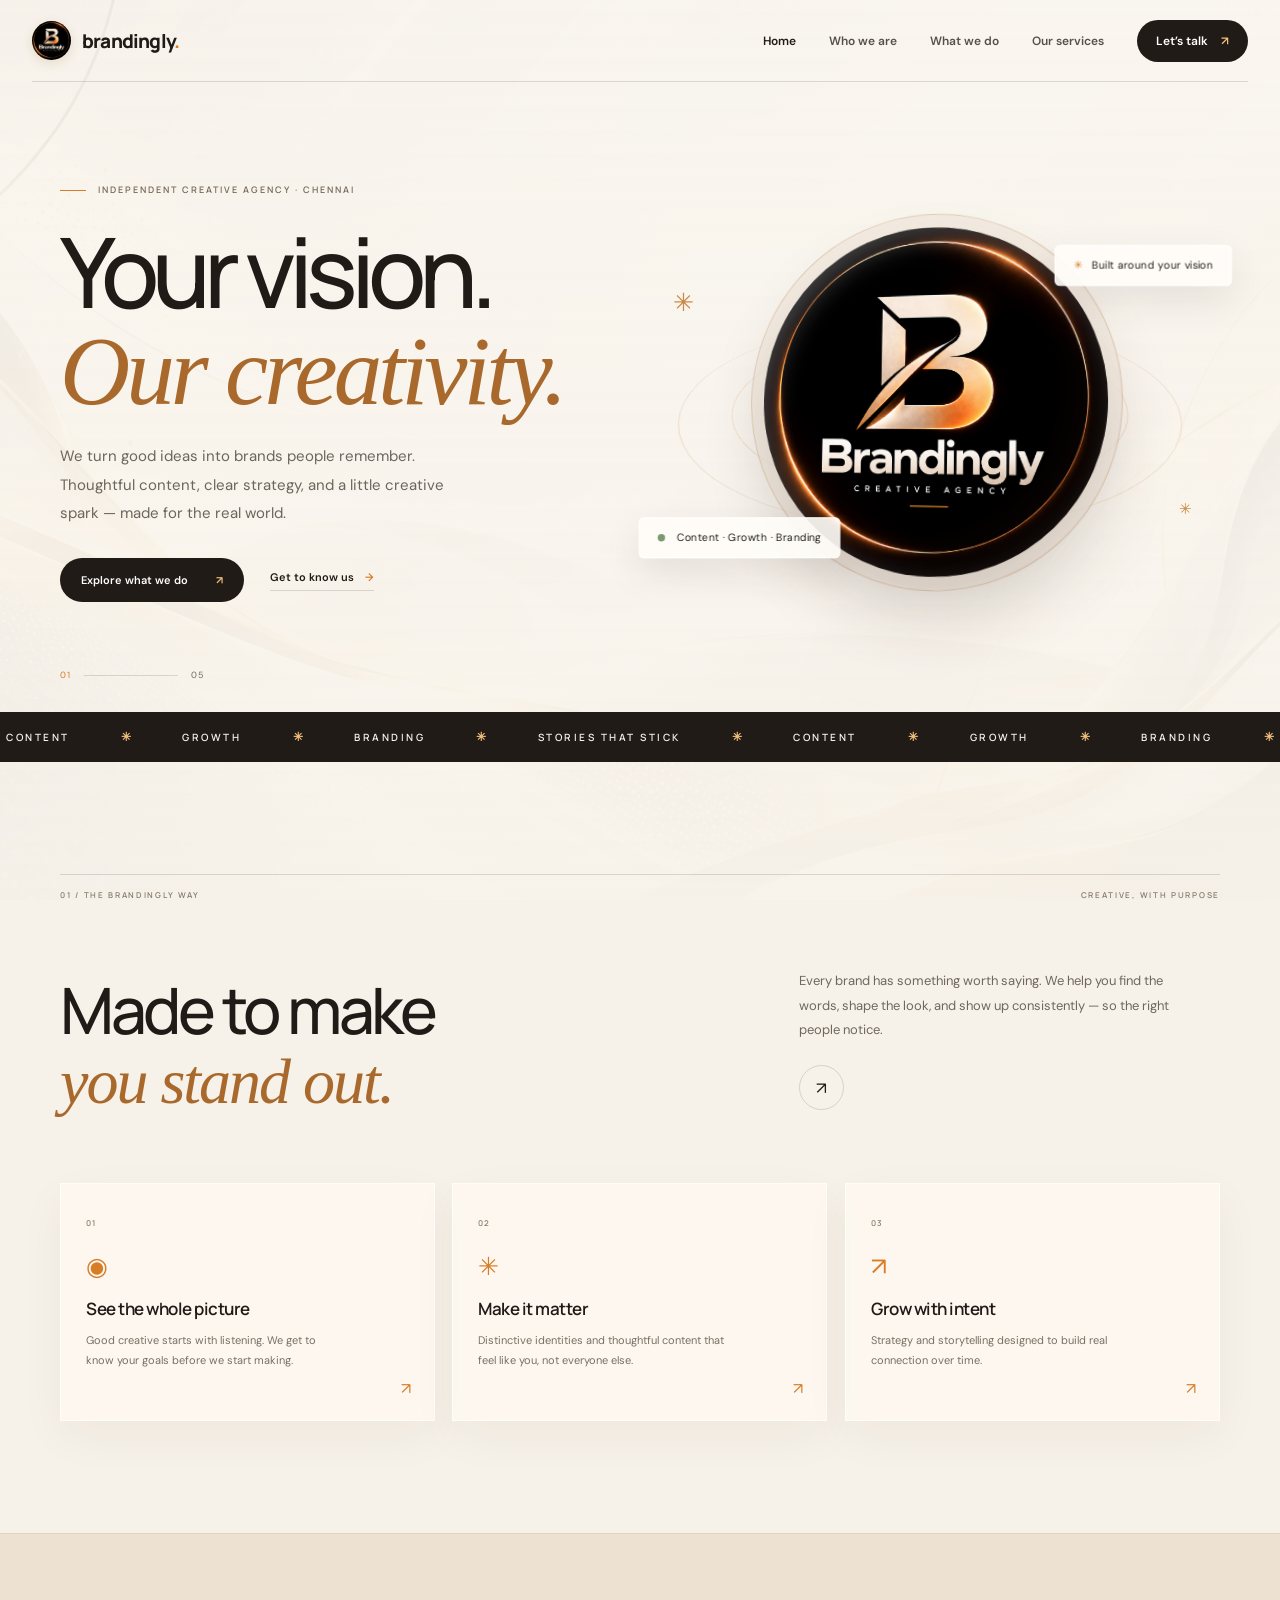
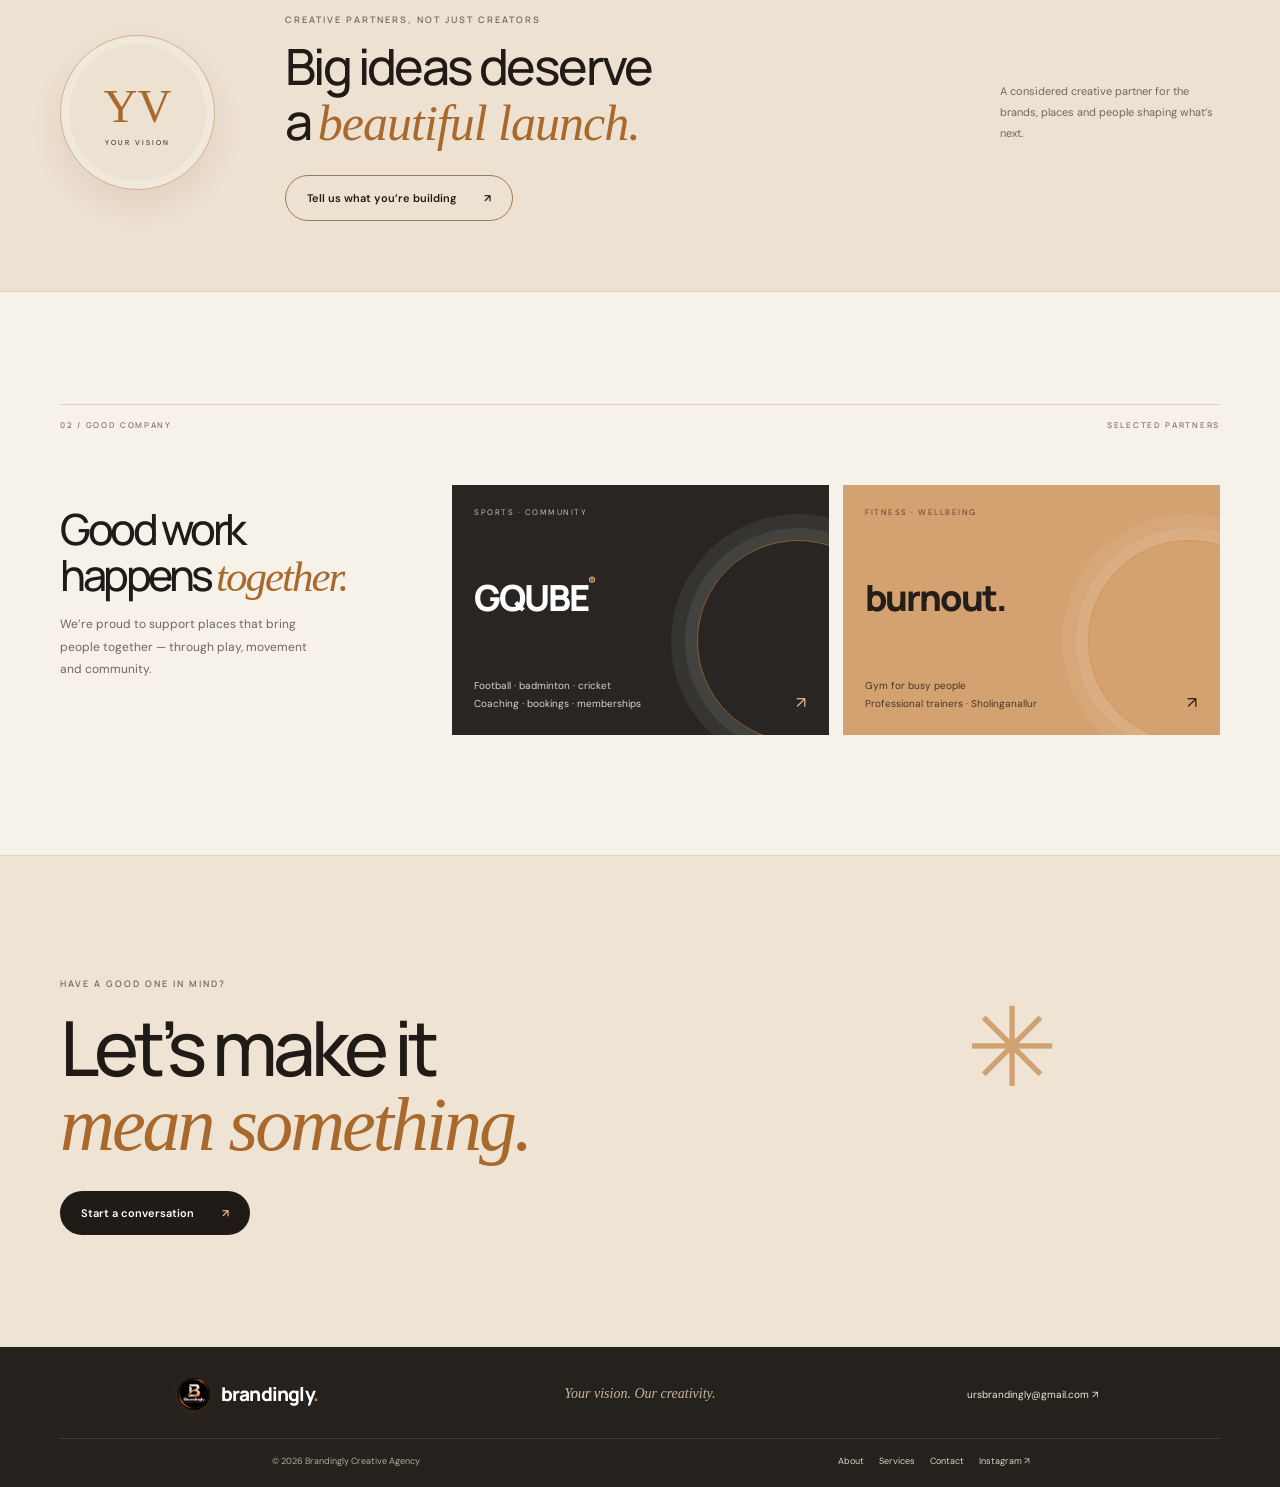
<file: index.html>
<!doctype html>
<html lang="en">
<head>
  <meta charset="utf-8"><meta name="viewport" content="width=device-width, initial-scale=1">
  <meta name="theme-color" content="#f6f1e9"><meta name="description" content="Brandingly is a creative agency for content, growth and branding. Your vision, our creativity.">
  <title>Brandingly — Your vision. Our creativity.</title><link rel="icon" href="assets/brandingly-logo.png"><link rel="stylesheet" href="styles.css">
</head>
<body>
  <div class="ambient" aria-hidden="true"></div>
  <header class="site-header"><a class="wordmark" href="index.html"><img src="assets/brandingly-logo.png" alt="Brandingly logo"><span>brandingly<span class="wordmark-dot">.</span></span></a><button class="menu-toggle" aria-label="Open navigation" aria-expanded="false"><span></span><span></span></button><nav class="main-nav"><a class="active" href="index.html">Home</a><a href="who-we-are.html">Who we are</a><a href="what-we-do.html">What we do</a><a href="services.html">Our services</a><a class="nav-cta" href="contact.html">Let’s talk <span>↗</span></a></nav></header>
  <main>
    <section class="hero page-wrap">
      <div class="hero-copy"><p class="eyebrow reveal"><span class="eyebrow-line"></span> INDEPENDENT CREATIVE AGENCY · CHENNAI</p><h1 class="reveal">Your vision.<br><em>Our creativity.</em></h1><p class="hero-intro reveal">We turn good ideas into brands people remember. Thoughtful content, clear strategy, and a little creative spark — made for the real world.</p><div class="hero-actions reveal"><a class="button button-dark" href="services.html">Explore what we do <span>↗</span></a><a class="text-link" href="who-we-are.html">Get to know us <span>→</span></a></div></div>
      <div class="hero-art reveal"><div class="art-orbit orbit-one"></div><div class="art-orbit orbit-two"></div><div class="art-disc"><img src="assets/brandingly-logo.png" alt="Brandingly Creative Agency emblem"></div><div class="float-note note-top"><span>✳</span> Built around your vision</div><div class="float-note note-bottom"><span class="live-dot"></span> Content · Growth · Branding</div><span class="art-star star-one">✳</span><span class="art-star star-two">✳</span></div>
      <div class="hero-index"><span>01</span><span class="index-rule"></span><span>05</span></div>
    </section>
    <section class="ticker" aria-label="Our focus"><div class="ticker-track"><span>CONTENT</span><b>✳</b><span>GROWTH</span><b>✳</b><span>BRANDING</span><b>✳</b><span>STORIES THAT STICK</span><b>✳</b><span>CONTENT</span><b>✳</b><span>GROWTH</span><b>✳</b><span>BRANDING</span><b>✳</b></div></section>
    <section class="section page-wrap intro-section"><div class="section-label reveal"><span>01 / THE BRANDINGLY WAY</span><span>CREATIVE, WITH PURPOSE</span></div><div class="intro-grid"><h2 class="reveal">Made to make<br><em>you stand out.</em></h2><div class="intro-text reveal"><p>Every brand has something worth saying. We help you find the words, shape the look, and show up consistently — so the right people notice.</p><a class="circle-link" href="what-we-do.html" aria-label="Discover what we do">↗</a></div></div><div class="value-cards"><article class="value-card tilt-card reveal"><span class="card-number">01</span><div class="value-icon">◉</div><h3>See the whole picture</h3><p>Good creative starts with listening. We get to know your goals before we start making.</p><a href="who-we-are.html" aria-label="Meet Brandingly">↗</a></article><article class="value-card tilt-card reveal"><span class="card-number">02</span><div class="value-icon">✳</div><h3>Make it matter</h3><p>Distinctive identities and thoughtful content that feel like you, not everyone else.</p><a href="what-we-do.html" aria-label="Explore our approach">↗</a></article><article class="value-card tilt-card reveal"><span class="card-number">03</span><div class="value-icon">↗</div><h3>Grow with intent</h3><p>Strategy and storytelling designed to build real connection over time.</p><a href="services.html" aria-label="View our services">↗</a></article></div></section>
    <section class="feature-band"><div class="page-wrap feature-inner"><div class="feature-stamp reveal"><span>YV</span><small>YOUR VISION</small></div><div class="feature-copy reveal"><p class="eyebrow">CREATIVE PARTNERS, NOT JUST CREATORS</p><h2>Big ideas deserve<br>a <em>beautiful launch.</em></h2><a class="button button-light" href="contact.html">Tell us what you’re building <span>↗</span></a></div><div class="feature-side reveal">A considered creative partner for the brands, places and people shaping what’s next.</div></div></section>
    <section class="section page-wrap clients-section"><div class="section-label reveal"><span>02 / GOOD COMPANY</span><span>SELECTED PARTNERS</span></div><div class="client-row"><div class="client-heading reveal"><h2>Good work<br>happens <em>together.</em></h2><p>We’re proud to support places that bring people together — through play, movement and community.</p></div><a class="client-card tilt-card reveal" href="services.html#projects"><span class="client-kicker">SPORTS · COMMUNITY</span><span class="client-name">GQUBE<span>®</span></span><span class="client-desc">Football · badminton · cricket<br>Coaching · bookings · memberships</span><span class="client-arrow">↗</span></a><a class="client-card client-card-warm tilt-card reveal" href="services.html#projects"><span class="client-kicker">FITNESS · WELLBEING</span><span class="client-name">burnout.</span><span class="client-desc">Gym for busy people<br>Professional trainers · Sholinganallur</span><span class="client-arrow">↗</span></a></div></section>
    <section class="closing-cta"><div class="page-wrap closing-inner reveal"><p class="eyebrow">HAVE A GOOD ONE IN MIND?</p><h2>Let’s make it<br><em>mean something.</em></h2><a class="button button-dark" href="contact.html">Start a conversation <span>↗</span></a><div class="closing-spark">✳</div></div></section>
  </main>
  <footer class="site-footer"><div class="page-wrap footer-top"><a class="wordmark footer-wordmark" href="index.html"><img src="assets/brandingly-logo.png" alt=""><span>brandingly<span class="wordmark-dot">.</span></span></a><p>Your vision. Our creativity.</p><a href="mailto:ursbrandingly@gmail.com">ursbrandingly@gmail.com ↗</a></div><div class="page-wrap footer-bottom"><span>© <span data-year></span> Brandingly Creative Agency</span><div><a href="who-we-are.html">About</a><a href="services.html">Services</a><a href="contact.html">Contact</a><a href="https://www.instagram.com/urs_brandingly/" target="_blank" rel="noreferrer">Instagram ↗</a></div></div></footer><script src="script.js"></script>
</body></html>
</file>
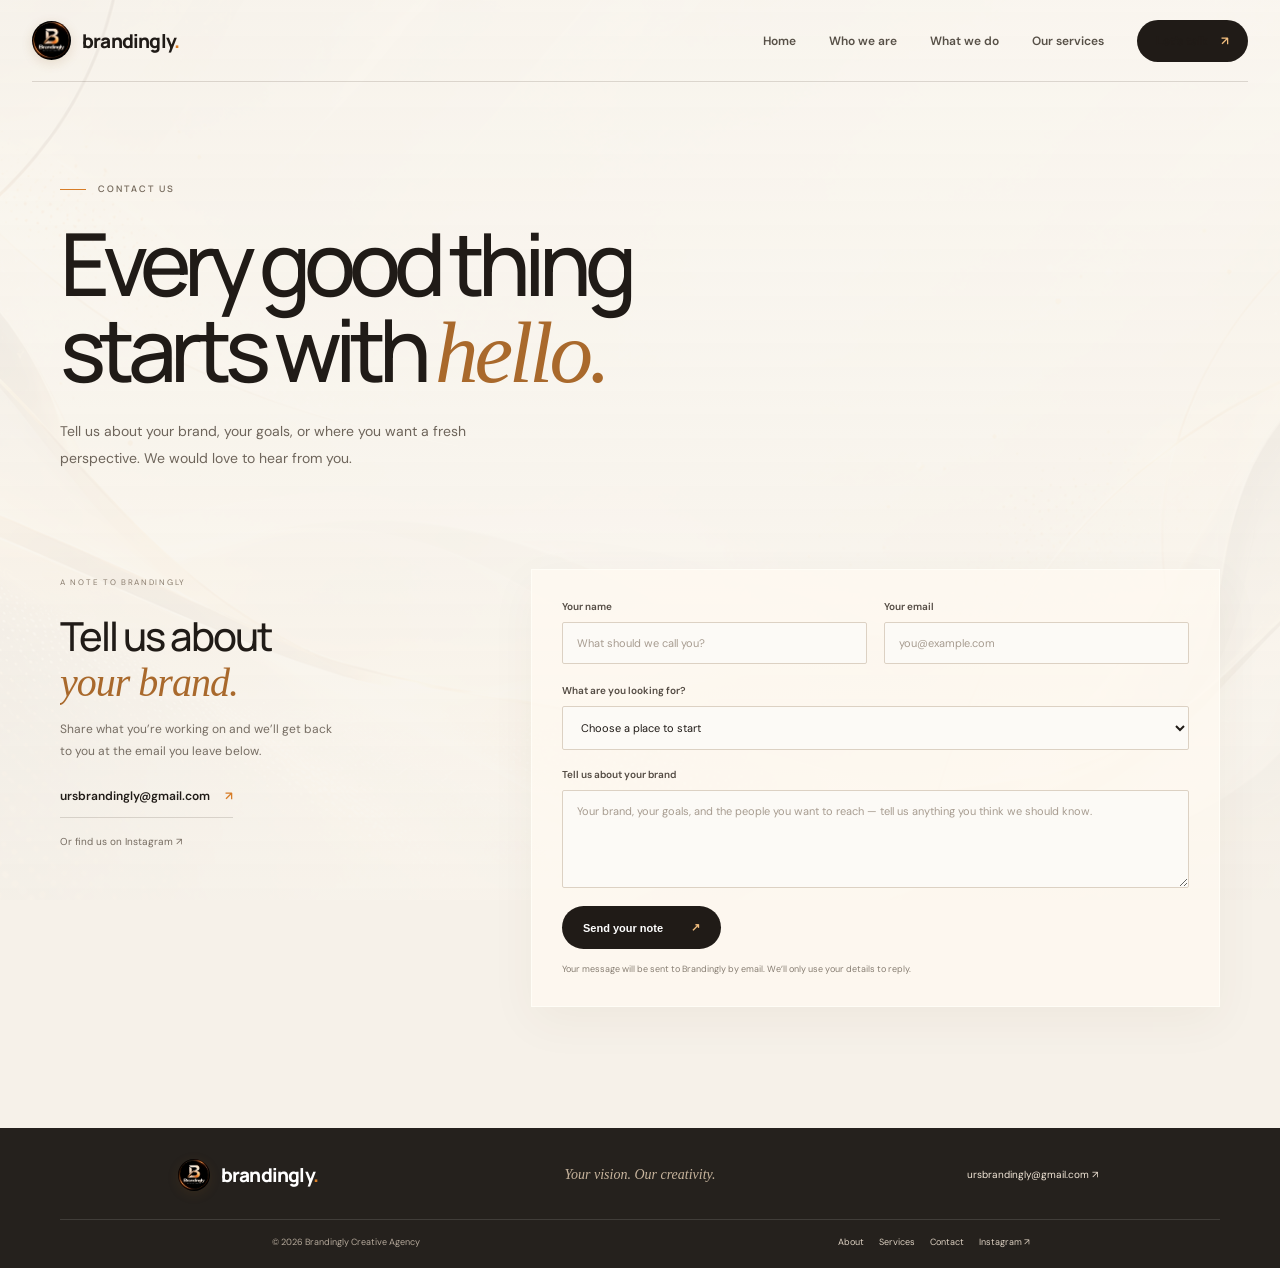
<file: contact.html>
<!doctype html><html lang="en"><head><meta charset="utf-8"><meta name="viewport" content="width=device-width, initial-scale=1"><meta name="theme-color" content="#f6f1e9"><meta name="description" content="Start a conversation with Brandingly. Tell us what you are building."><title>Contact — Brandingly</title><link rel="icon" href="assets/brandingly-logo.png"><link rel="stylesheet" href="styles.css"></head><body><div class="ambient" aria-hidden="true"></div><header class="site-header"><a class="wordmark" href="index.html"><img src="assets/brandingly-logo.png" alt="Brandingly logo"><span>brandingly<span class="wordmark-dot">.</span></span></a><button class="menu-toggle" aria-label="Open navigation" aria-expanded="false"><span></span><span></span></button><nav class="main-nav"><a href="index.html">Home</a><a href="who-we-are.html">Who we are</a><a href="what-we-do.html">What we do</a><a href="services.html">Our services</a><a class="nav-cta active" href="contact.html">Let’s talk <span>↗</span></a></nav></header><main><section class="subhero contact-hero page-wrap"><p class="eyebrow reveal"><span class="eyebrow-line"></span> CONTACT US</p><h1 class="reveal">Every good thing<br>starts with <em>hello.</em></h1><p class="subhero-intro reveal">Tell us about your brand, your goals, or where you want a fresh perspective. We would love to hear from you.</p></section><section class="section page-wrap contact-section"><div class="contact-details reveal"><span class="contact-label">A NOTE TO BRANDINGLY</span><h2>Tell us about<br><em>your brand.</em></h2><p>Share what you’re working on and we’ll get back to you at the email you leave below.</p><a class="contact-email" href="mailto:ursbrandingly@gmail.com">ursbrandingly@gmail.com <span>↗</span></a><a class="contact-social" href="https://www.instagram.com/urs_brandingly/" target="_blank" rel="noreferrer">Or find us on Instagram ↗</a><div class="contact-orbit" aria-hidden="true">✳</div></div><form class="contact-form reveal" action="https://formsubmit.co/ursbrandingly@gmail.com" method="POST"><input type="hidden" name="_subject" value="New project enquiry — Brandingly"><input type="hidden" name="_template" value="table"><input type="text" name="_honey" class="honeypot" tabindex="-1" autocomplete="off"><div class="form-row"><label>Your name<input name="name" type="text" placeholder="What should we call you?" autocomplete="name" required></label><label>Your email<input name="email" type="email" placeholder="you@example.com" autocomplete="email" required></label></div><label>What are you looking for?<select name="service" required><option value="" disabled selected>Choose a place to start</option><option>Brand identity</option><option>Content creation</option><option>Social media</option><option>Growth strategy</option><option>Something else</option></select></label><label>Tell us about your brand<textarea name="message" rows="5" placeholder="Your brand, your goals, and the people you want to reach — tell us anything you think we should know." required></textarea></label><button class="button button-dark form-submit" type="submit">Send your note <span>↗</span></button><p class="form-note">Your message will be sent to Brandingly by email. We’ll only use your details to reply.</p></form></section></main><footer class="site-footer"><div class="page-wrap footer-top"><a class="wordmark footer-wordmark" href="index.html"><img src="assets/brandingly-logo.png" alt=""><span>brandingly<span class="wordmark-dot">.</span></span></a><p>Your vision. Our creativity.</p><a href="mailto:ursbrandingly@gmail.com">ursbrandingly@gmail.com ↗</a></div><div class="page-wrap footer-bottom"><span>© <span data-year></span> Brandingly Creative Agency</span><div><a href="who-we-are.html">About</a><a href="services.html">Services</a><a href="contact.html">Contact</a><a href="https://www.instagram.com/urs_brandingly/" target="_blank" rel="noreferrer">Instagram ↗</a></div></div></footer><script src="script.js"></script></body></html>
</file>
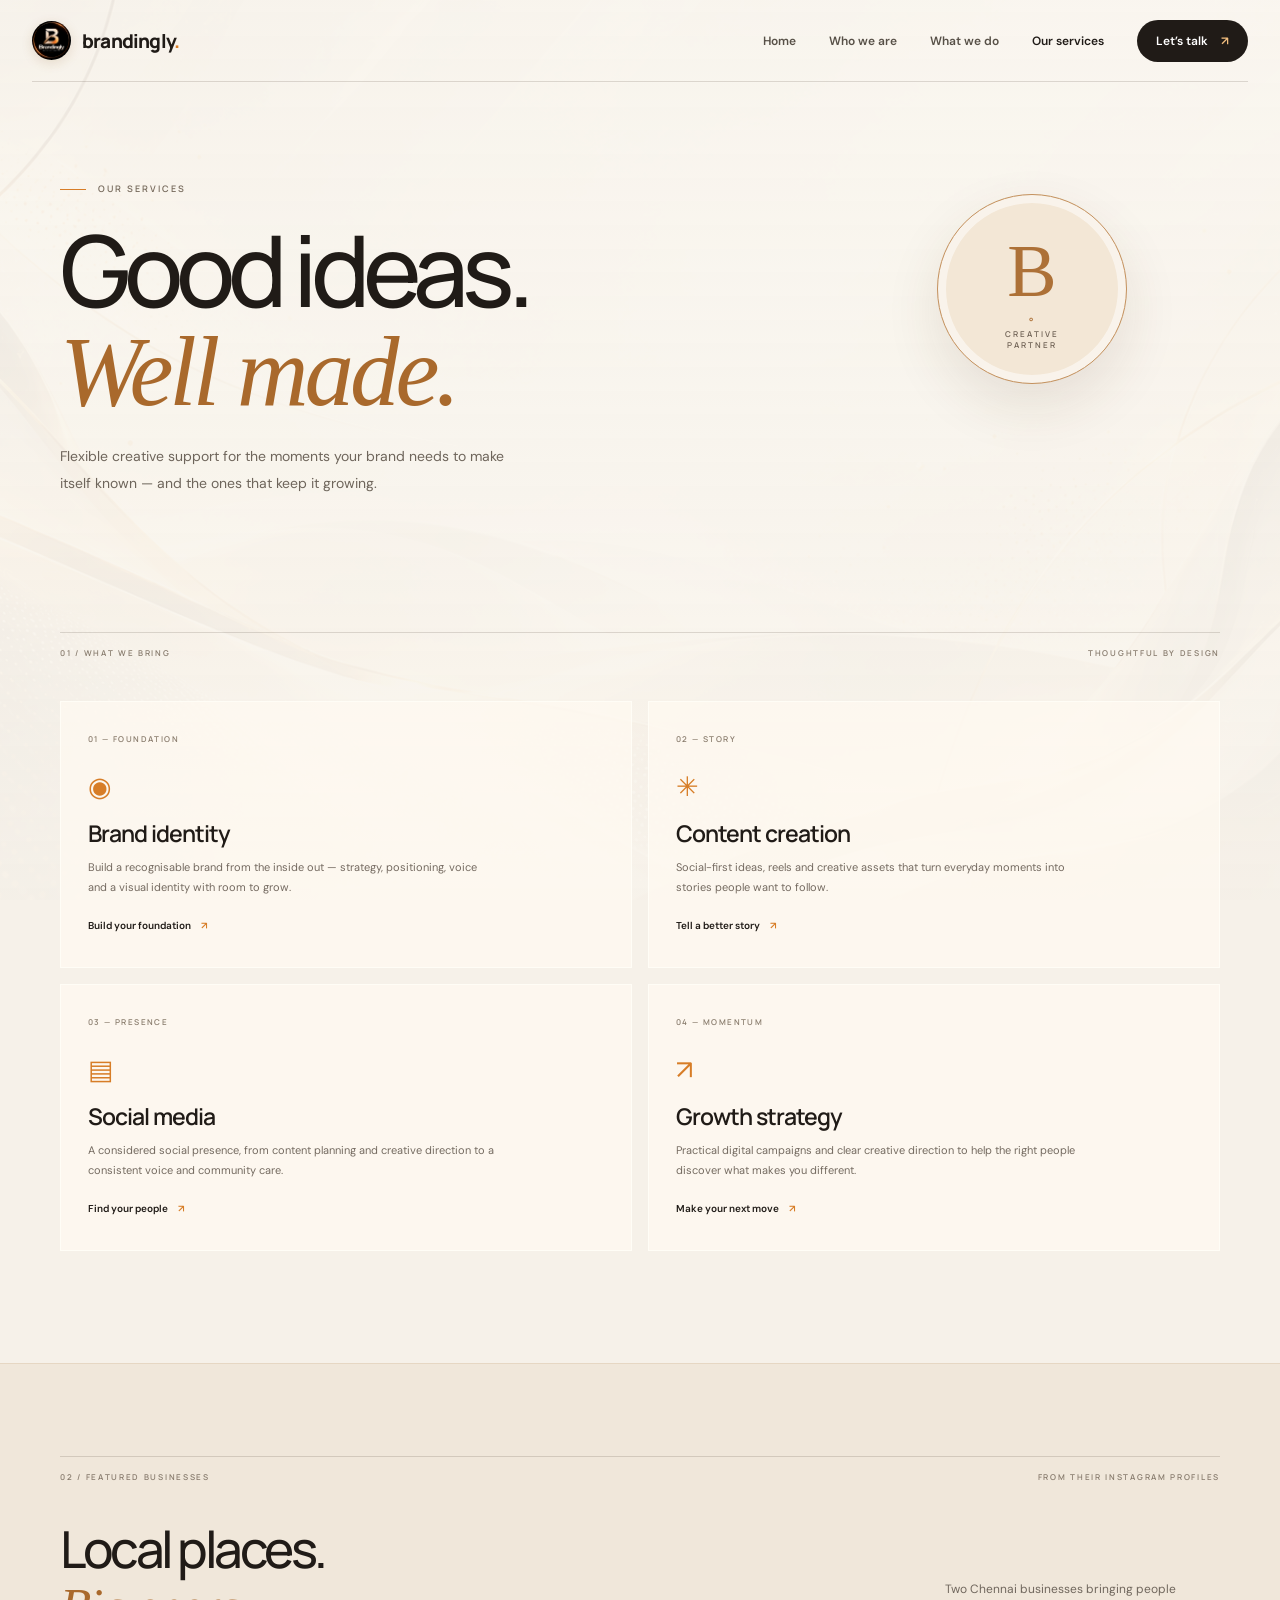
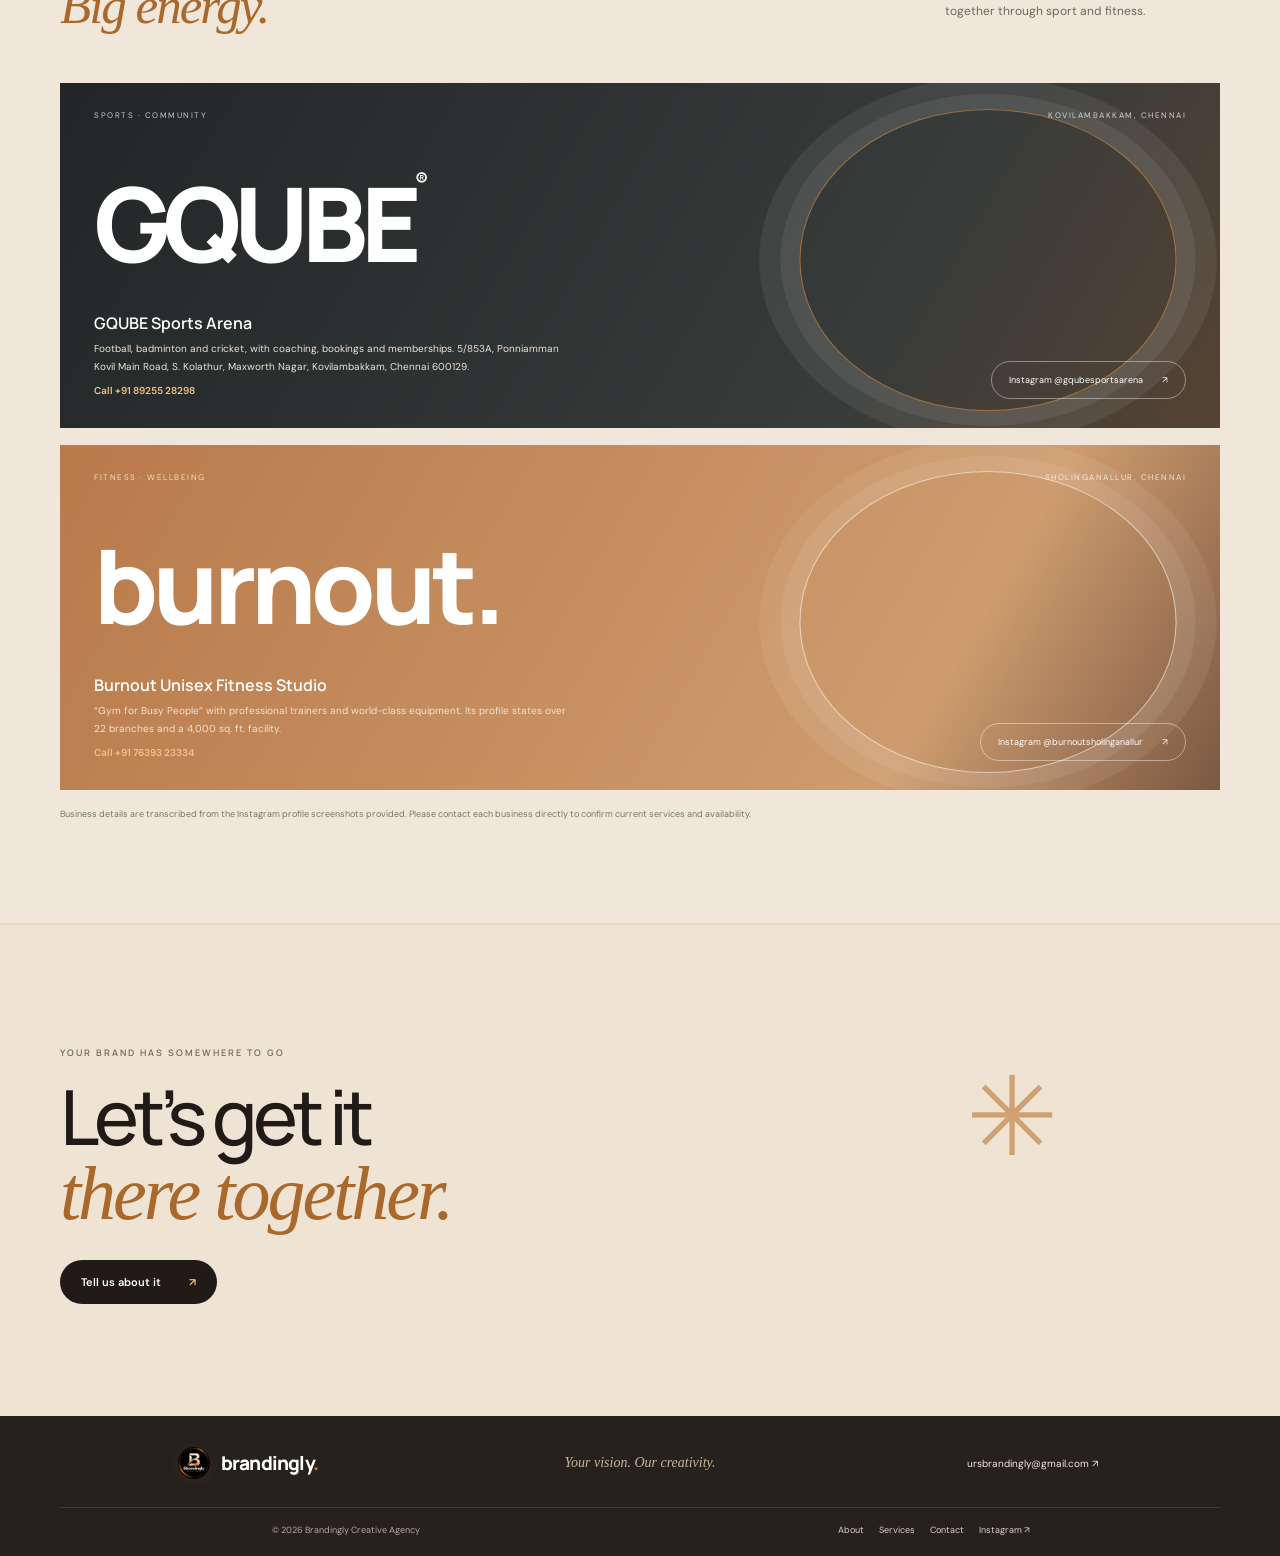
<file: services.html>
<!doctype html>
<html lang="en">
<head>
  <meta charset="utf-8">
  <meta name="viewport" content="width=device-width, initial-scale=1">
  <meta name="theme-color" content="#f6f1e9">
  <meta name="description" content="Brandingly services: brand identity, content creation, social media and growth strategy.">
  <title>Our services — Brandingly</title>
  <link rel="icon" href="assets/brandingly-logo.png">
  <link rel="stylesheet" href="styles.css">
</head>
<body>
  <div class="ambient" aria-hidden="true"></div>
  <header class="site-header">
    <a class="wordmark" href="index.html"><img src="assets/brandingly-logo.png" alt="Brandingly logo"><span>brandingly<span class="wordmark-dot">.</span></span></a>
    <button class="menu-toggle" aria-label="Open navigation" aria-expanded="false"><span></span><span></span></button>
    <nav class="main-nav"><a href="index.html">Home</a><a href="who-we-are.html">Who we are</a><a href="what-we-do.html">What we do</a><a class="active" href="services.html">Our services</a><a class="nav-cta" href="contact.html">Let’s talk <span>↗</span></a></nav>
  </header>
  <main>
    <section class="subhero page-wrap">
      <p class="eyebrow reveal"><span class="eyebrow-line"></span> OUR SERVICES</p>
      <h1 class="reveal">Good ideas.<br><em>Well made.</em></h1>
      <p class="subhero-intro reveal">Flexible creative support for the moments your brand needs to make itself known — and the ones that keep it growing.</p>
      <div class="subhero-mark subhero-mark-type reveal">B<span>°</span><small>CREATIVE<br>PARTNER</small></div>
    </section>
    <section class="section page-wrap services-section">
      <div class="section-label reveal"><span>01 / WHAT WE BRING</span><span>THOUGHTFUL BY DESIGN</span></div>
      <div class="services-grid">
        <article class="service-card tilt-card reveal"><span class="service-id">01 — FOUNDATION</span><span class="service-icon">◉</span><h2>Brand identity</h2><p>Build a recognisable brand from the inside out — strategy, positioning, voice and a visual identity with room to grow.</p><a href="contact.html">Build your foundation <span>↗</span></a></article>
        <article class="service-card tilt-card reveal"><span class="service-id">02 — STORY</span><span class="service-icon">✳</span><h2>Content creation</h2><p>Social-first ideas, reels and creative assets that turn everyday moments into stories people want to follow.</p><a href="contact.html">Tell a better story <span>↗</span></a></article>
        <article class="service-card tilt-card reveal"><span class="service-id">03 — PRESENCE</span><span class="service-icon">▤</span><h2>Social media</h2><p>A considered social presence, from content planning and creative direction to a consistent voice and community care.</p><a href="contact.html">Find your people <span>↗</span></a></article>
        <article class="service-card tilt-card reveal"><span class="service-id">04 — MOMENTUM</span><span class="service-icon">↗</span><h2>Growth strategy</h2><p>Practical digital campaigns and clear creative direction to help the right people discover what makes you different.</p><a href="contact.html">Make your next move <span>↗</span></a></article>
      </div>
    </section>
    <section id="projects" class="section projects-section">
      <div class="page-wrap">
        <div class="section-label reveal"><span>02 / FEATURED BUSINESSES</span><span>FROM THEIR INSTAGRAM PROFILES</span></div>
        <div class="projects-heading reveal"><h2>Local places.<br><em>Big energy.</em></h2><p>Two Chennai businesses bringing people together through sport and fitness.</p></div>
        <article class="project-feature project-sport reveal">
          <div class="project-top"><span>SPORTS · COMMUNITY</span><span>KOVILAMBAKKAM, CHENNAI</span></div>
          <div class="project-word">GQUBE<span>®</span></div>
          <div class="project-bottom"><div><h3>GQUBE Sports Arena</h3><p>Football, badminton and cricket, with coaching, bookings and memberships. 5/853A, Ponniamman Kovil Main Road, S. Kolathur, Maxworth Nagar, Kovilambakkam, Chennai 600129.</p><a class="project-phone" href="tel:+918925528298">Call +91 89255 28298</a></div><a class="project-link" href="https://www.instagram.com/gqubesportsarena/" target="_blank" rel="noreferrer">Instagram @gqubesportsarena <span>↗</span></a></div>
        </article>
        <article class="project-feature project-fitness reveal">
          <div class="project-top"><span>FITNESS · WELLBEING</span><span>SHOLINGANALLUR, CHENNAI</span></div>
          <div class="project-word project-word-burn">burnout.</div>
          <div class="project-bottom"><div><h3>Burnout Unisex Fitness Studio</h3><p>“Gym for Busy People” with professional trainers and world-class equipment. Its profile states over 22 branches and a 4,000 sq. ft. facility.</p><a class="project-phone" href="tel:+917639323334">Call +91 76393 23334</a></div><a class="project-link" href="https://www.instagram.com/burnoutsholinganallur/" target="_blank" rel="noreferrer">Instagram @burnoutsholinganallur <span>↗</span></a></div>
        </article>
        <p class="project-note">Business details are transcribed from the Instagram profile screenshots provided. Please contact each business directly to confirm current services and availability.</p>
      </div>
    </section>
    <section class="closing-cta"><div class="page-wrap closing-inner reveal"><p class="eyebrow">YOUR BRAND HAS SOMEWHERE TO GO</p><h2>Let’s get it<br><em>there together.</em></h2><a class="button button-dark" href="contact.html">Tell us about it <span>↗</span></a><div class="closing-spark">✳</div></div></section>
  </main>
  <footer class="site-footer"><div class="page-wrap footer-top"><a class="wordmark footer-wordmark" href="index.html"><img src="assets/brandingly-logo.png" alt=""><span>brandingly<span class="wordmark-dot">.</span></span></a><p>Your vision. Our creativity.</p><a href="mailto:ursbrandingly@gmail.com">ursbrandingly@gmail.com ↗</a></div><div class="page-wrap footer-bottom"><span>© <span data-year></span> Brandingly Creative Agency</span><div><a href="who-we-are.html">About</a><a href="services.html">Services</a><a href="contact.html">Contact</a><a href="https://www.instagram.com/urs_brandingly/" target="_blank" rel="noreferrer">Instagram ↗</a></div></div></footer>
  <script src="script.js"></script>
</body>
</html>
</file>
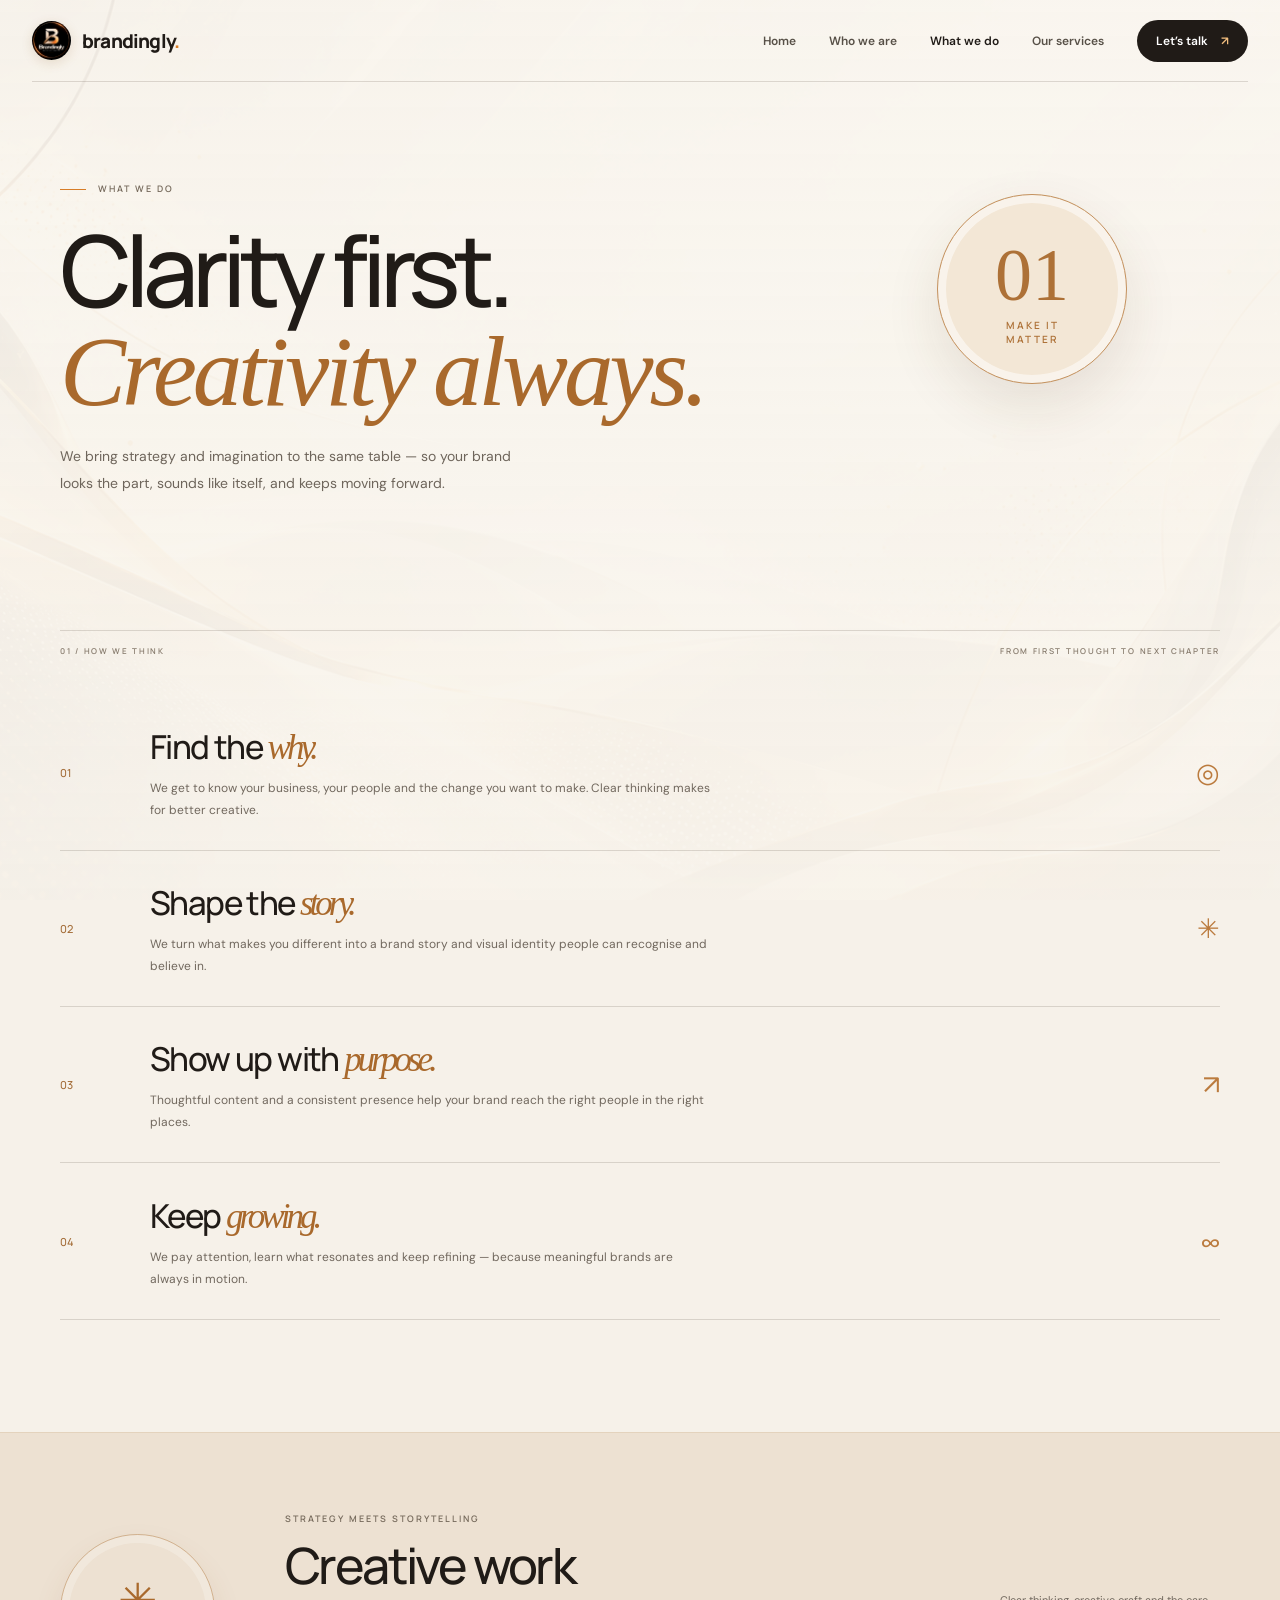
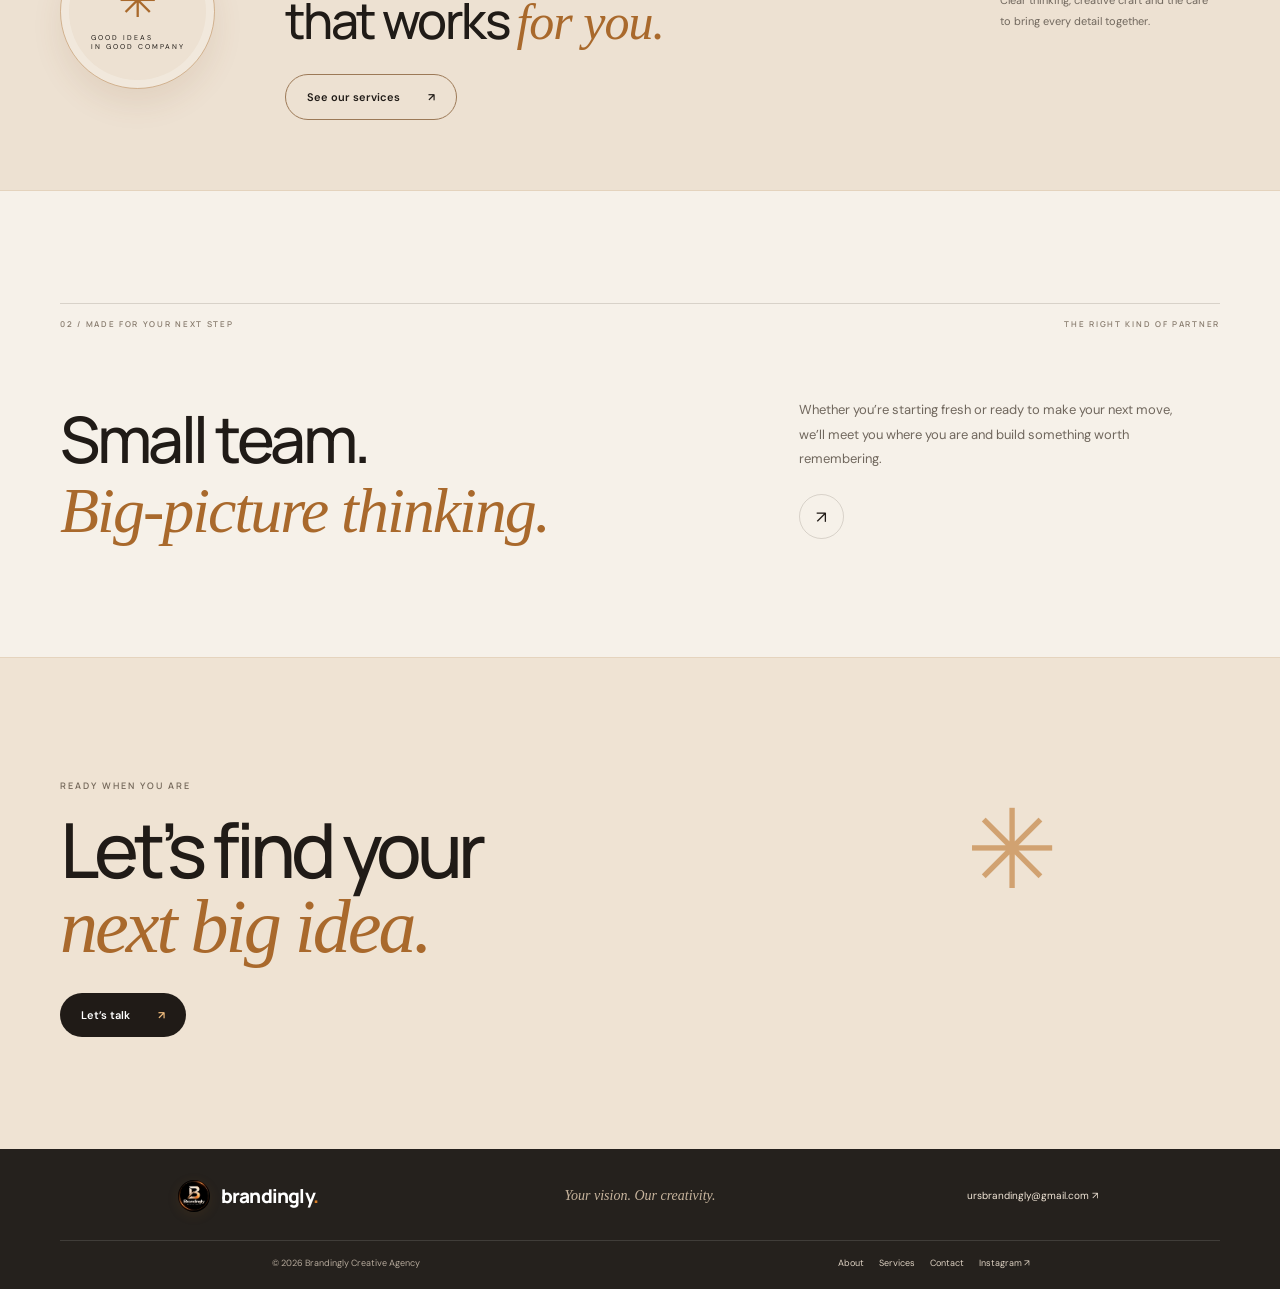
<file: what-we-do.html>
<!doctype html><html lang="en"><head><meta charset="utf-8"><meta name="viewport" content="width=device-width, initial-scale=1"><meta name="theme-color" content="#f6f1e9"><meta name="description" content="Brand strategy, identity, content and growth — what Brandingly does."><title>What we do — Brandingly</title><link rel="icon" href="assets/brandingly-logo.png"><link rel="stylesheet" href="styles.css"></head><body><div class="ambient" aria-hidden="true"></div><header class="site-header"><a class="wordmark" href="index.html"><img src="assets/brandingly-logo.png" alt="Brandingly logo"><span>brandingly<span class="wordmark-dot">.</span></span></a><button class="menu-toggle" aria-label="Open navigation" aria-expanded="false"><span></span><span></span></button><nav class="main-nav"><a href="index.html">Home</a><a href="who-we-are.html">Who we are</a><a class="active" href="what-we-do.html">What we do</a><a href="services.html">Our services</a><a class="nav-cta" href="contact.html">Let’s talk <span>↗</span></a></nav></header><main><section class="subhero page-wrap"><p class="eyebrow reveal"><span class="eyebrow-line"></span> WHAT WE DO</p><h1 class="reveal">Clarity first.<br><em>Creativity always.</em></h1><p class="subhero-intro reveal">We bring strategy and imagination to the same table — so your brand looks the part, sounds like itself, and keeps moving forward.</p><div class="subhero-mark subhero-mark-type reveal">01<br><span>MAKE IT<br>MATTER</span></div></section><section class="section page-wrap process-section"><div class="section-label reveal"><span>01 / HOW WE THINK</span><span>FROM FIRST THOUGHT TO NEXT CHAPTER</span></div><div class="process-list"><article class="process-row reveal"><span class="process-num">01</span><div><h2>Find the <em>why.</em></h2><p>We get to know your business, your people and the change you want to make. Clear thinking makes for better creative.</p></div><span class="process-glyph">◎</span></article><article class="process-row reveal"><span class="process-num">02</span><div><h2>Shape the <em>story.</em></h2><p>We turn what makes you different into a brand story and visual identity people can recognise and believe in.</p></div><span class="process-glyph">✳</span></article><article class="process-row reveal"><span class="process-num">03</span><div><h2>Show up with <em>purpose.</em></h2><p>Thoughtful content and a consistent presence help your brand reach the right people in the right places.</p></div><span class="process-glyph">↗</span></article><article class="process-row reveal"><span class="process-num">04</span><div><h2>Keep <em>growing.</em></h2><p>We pay attention, learn what resonates and keep refining — because meaningful brands are always in motion.</p></div><span class="process-glyph">∞</span></article></div></section><section class="feature-band"><div class="page-wrap feature-inner"><div class="feature-stamp reveal"><span>✳</span><small>GOOD IDEAS<br>IN GOOD COMPANY</small></div><div class="feature-copy reveal"><p class="eyebrow">STRATEGY MEETS STORYTELLING</p><h2>Creative work<br>that works <em>for you.</em></h2><a class="button button-light" href="services.html">See our services <span>↗</span></a></div><div class="feature-side reveal">Clear thinking, creative craft and the care to bring every detail together.</div></div></section><section class="section page-wrap"><div class="section-label reveal"><span>02 / MADE FOR YOUR NEXT STEP</span><span>THE RIGHT KIND OF PARTNER</span></div><div class="intro-grid"><h2 class="reveal">Small team.<br><em>Big-picture thinking.</em></h2><div class="intro-text reveal"><p>Whether you’re starting fresh or ready to make your next move, we’ll meet you where you are and build something worth remembering.</p><a class="circle-link" href="contact.html" aria-label="Contact Brandingly">↗</a></div></div></section><section class="closing-cta"><div class="page-wrap closing-inner reveal"><p class="eyebrow">READY WHEN YOU ARE</p><h2>Let’s find your<br><em>next big idea.</em></h2><a class="button button-dark" href="contact.html">Let’s talk <span>↗</span></a><div class="closing-spark">✳</div></div></section></main><footer class="site-footer"><div class="page-wrap footer-top"><a class="wordmark footer-wordmark" href="index.html"><img src="assets/brandingly-logo.png" alt=""><span>brandingly<span class="wordmark-dot">.</span></span></a><p>Your vision. Our creativity.</p><a href="mailto:ursbrandingly@gmail.com">ursbrandingly@gmail.com ↗</a></div><div class="page-wrap footer-bottom"><span>© <span data-year></span> Brandingly Creative Agency</span><div><a href="who-we-are.html">About</a><a href="services.html">Services</a><a href="contact.html">Contact</a><a href="https://www.instagram.com/urs_brandingly/" target="_blank" rel="noreferrer">Instagram ↗</a></div></div></footer><script src="script.js"></script></body></html>
</file>
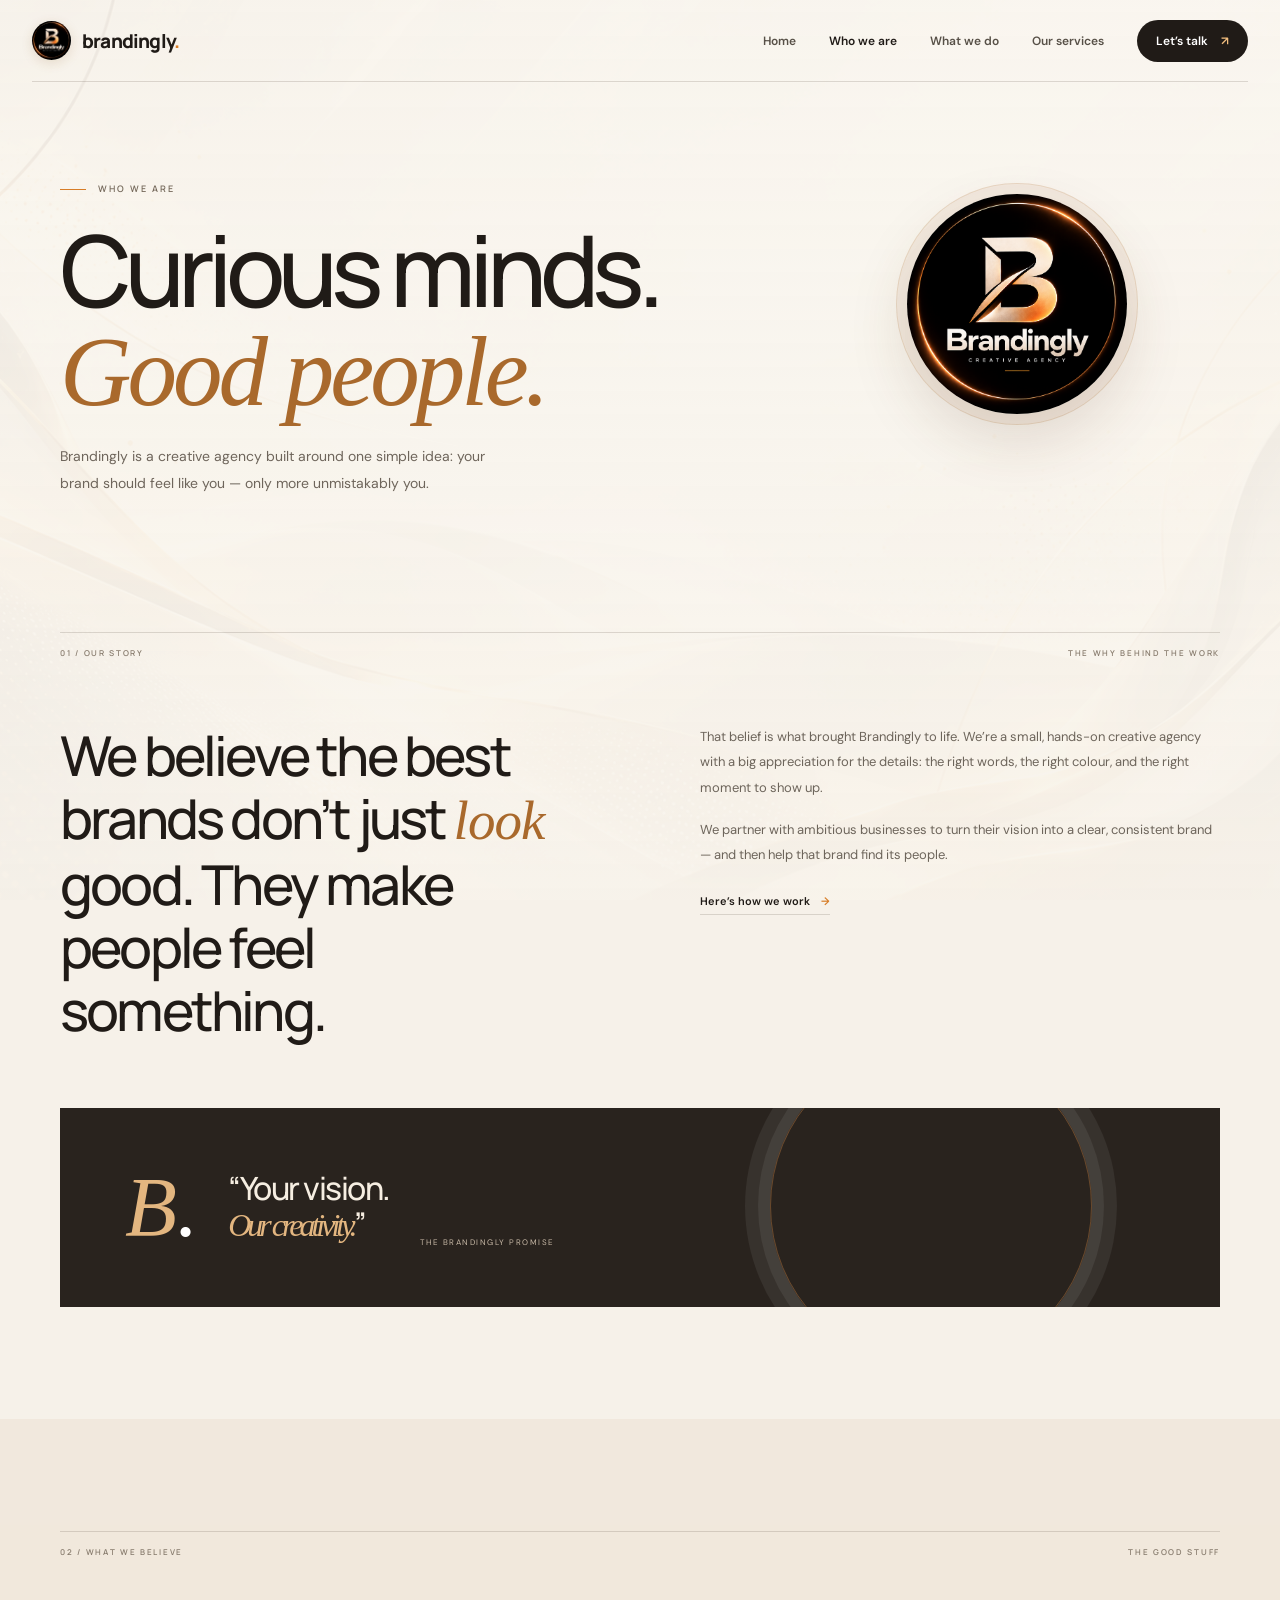
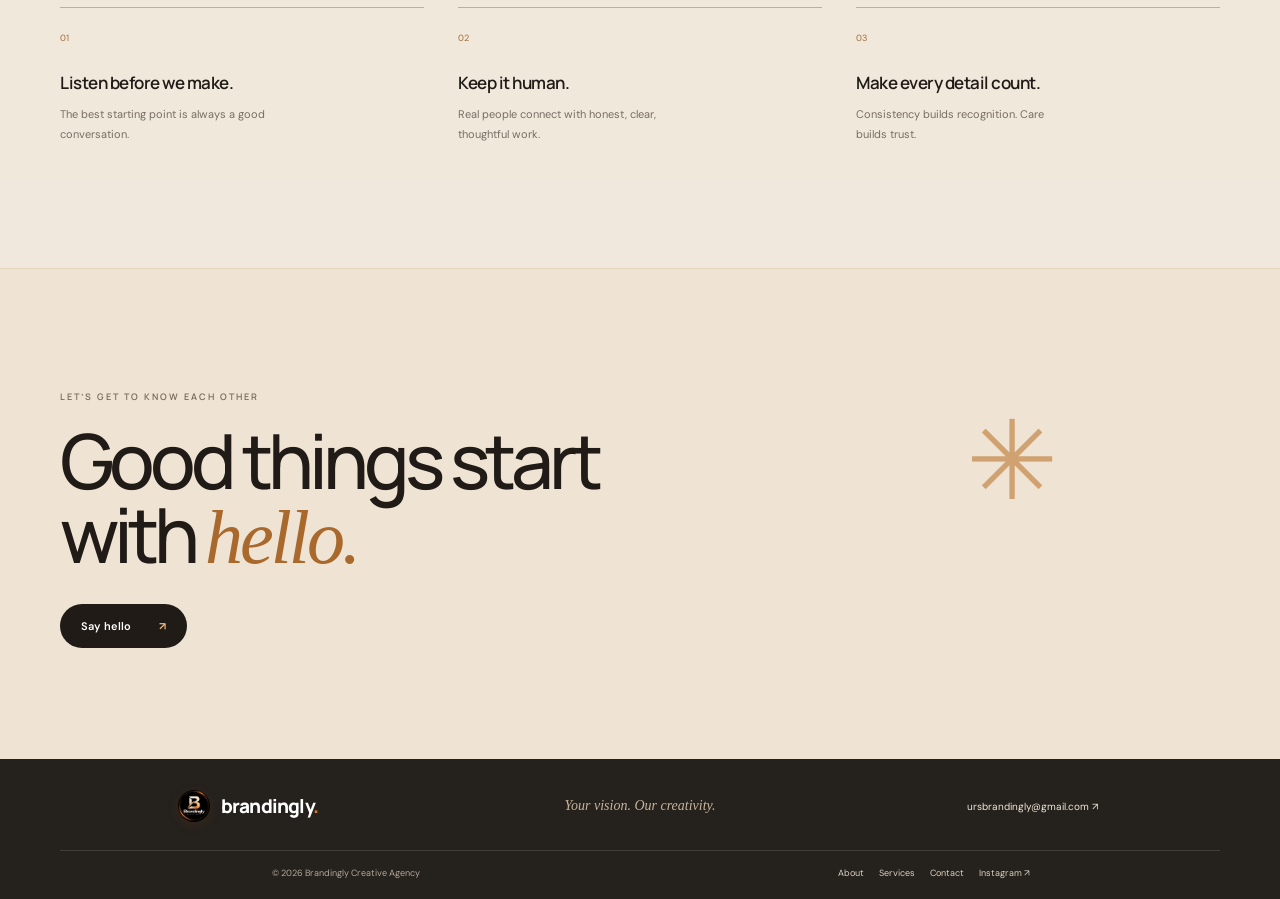
<file: who-we-are.html>
<!doctype html><html lang="en"><head><meta charset="utf-8"><meta name="viewport" content="width=device-width, initial-scale=1"><meta name="theme-color" content="#f6f1e9"><meta name="description" content="Meet Brandingly: a creative agency built around your vision."><title>Who we are — Brandingly</title><link rel="icon" href="assets/brandingly-logo.png"><link rel="stylesheet" href="styles.css"></head><body><div class="ambient" aria-hidden="true"></div><header class="site-header"><a class="wordmark" href="index.html"><img src="assets/brandingly-logo.png" alt="Brandingly logo"><span>brandingly<span class="wordmark-dot">.</span></span></a><button class="menu-toggle" aria-label="Open navigation" aria-expanded="false"><span></span><span></span></button><nav class="main-nav"><a href="index.html">Home</a><a class="active" href="who-we-are.html">Who we are</a><a href="what-we-do.html">What we do</a><a href="services.html">Our services</a><a class="nav-cta" href="contact.html">Let’s talk <span>↗</span></a></nav></header><main><section class="subhero page-wrap"><p class="eyebrow reveal"><span class="eyebrow-line"></span> WHO WE ARE</p><h1 class="reveal">Curious minds.<br><em>Good people.</em></h1><p class="subhero-intro reveal">Brandingly is a creative agency built around one simple idea: your brand should feel like you — only more unmistakably you.</p><div class="subhero-mark reveal"><img src="assets/brandingly-logo.png" alt="Brandingly agency mark"></div></section><section class="section page-wrap story-section"><div class="section-label reveal"><span>01 / OUR STORY</span><span>THE WHY BEHIND THE WORK</span></div><div class="story-grid"><p class="story-lead reveal">We believe the best brands don’t just <em>look</em> good. They make people feel something.</p><div class="story-body reveal"><p>That belief is what brought Brandingly to life. We’re a small, hands-on creative agency with a big appreciation for the details: the right words, the right colour, and the right moment to show up.</p><p>We partner with ambitious businesses to turn their vision into a clear, consistent brand — and then help that brand find its people.</p><a class="text-link" href="what-we-do.html">Here’s how we work <span>→</span></a></div></div><div class="manifesto reveal"><div class="manifesto-mark">B<span>.</span></div><p>“Your vision.<br><em>Our creativity.</em>”</p><span>THE BRANDINGLY PROMISE</span></div></section><section class="section values-section"><div class="page-wrap"><div class="section-label reveal"><span>02 / WHAT WE BELIEVE</span><span>THE GOOD STUFF</span></div><div class="belief-grid"><article class="belief reveal"><span>01</span><h3>Listen before we make.</h3><p>The best starting point is always a good conversation.</p></article><article class="belief reveal"><span>02</span><h3>Keep it human.</h3><p>Real people connect with honest, clear, thoughtful work.</p></article><article class="belief reveal"><span>03</span><h3>Make every detail count.</h3><p>Consistency builds recognition. Care builds trust.</p></article></div></div></section><section class="closing-cta"><div class="page-wrap closing-inner reveal"><p class="eyebrow">LET’S GET TO KNOW EACH OTHER</p><h2>Good things start<br>with <em>hello.</em></h2><a class="button button-dark" href="contact.html">Say hello <span>↗</span></a><div class="closing-spark">✳</div></div></section></main><footer class="site-footer"><div class="page-wrap footer-top"><a class="wordmark footer-wordmark" href="index.html"><img src="assets/brandingly-logo.png" alt=""><span>brandingly<span class="wordmark-dot">.</span></span></a><p>Your vision. Our creativity.</p><a href="mailto:ursbrandingly@gmail.com">ursbrandingly@gmail.com ↗</a></div><div class="page-wrap footer-bottom"><span>© <span data-year></span> Brandingly Creative Agency</span><div><a href="who-we-are.html">About</a><a href="services.html">Services</a><a href="contact.html">Contact</a><a href="https://www.instagram.com/urs_brandingly/" target="_blank" rel="noreferrer">Instagram ↗</a></div></div></footer><script src="script.js"></script></body></html>
</file>
<file: styles.css>
@import url('https://fonts.googleapis.com/css2?family=DM+Sans:wght@400;500;600;700&family=Manrope:wght@400;500;600;700;800&display=swap');
:root{--paper:#f6f1e9;--ink:#201b17;--muted:#746c63;--line:rgba(51,39,26,.15);--orange:#d77d27;--orange-light:#f1bd7e;--serif:Georgia,'Times New Roman',serif;--sans:'DM Sans',Arial,sans-serif;--display:'Manrope','DM Sans',Arial,sans-serif;--page:1160px}*{box-sizing:border-box}html{scroll-behavior:smooth;scroll-padding-top:92px}body{margin:0;color:var(--ink);font-family:var(--sans);background:var(--paper);overflow-x:hidden;isolation:isolate}body:before{content:'';position:fixed;inset:0;z-index:-2;background-image:url('assets/brandingly-background.png');background-size:cover;background-position:center;background-attachment:fixed;opacity:.21;pointer-events:none}.ambient{position:fixed;inset:0;z-index:-1;pointer-events:none;background:linear-gradient(180deg,rgba(250,247,241,.7),rgba(248,244,237,.85))}.page-wrap{width:min(var(--page),calc(100% - 96px));margin-inline:auto}.site-header{height:82px;width:min(1360px,calc(100% - 64px));margin:auto;display:flex;align-items:center;justify-content:space-between;border-bottom:1px solid var(--line);position:relative;z-index:5}.wordmark{display:flex;align-items:center;gap:11px;text-decoration:none;color:var(--ink);font:800 19px var(--display);letter-spacing:-.8px}.wordmark img{width:39px;height:39px;object-fit:cover;border-radius:50%;box-shadow:0 3px 12px #8c571d28}.wordmark-dot{color:var(--orange)}.main-nav{display:flex;align-items:center;gap:33px}.main-nav a{text-decoration:none;color:#575047;font-size:12px;font-weight:600;transition:color .2s}.main-nav a:hover,.main-nav a.active{color:var(--ink)}.main-nav .nav-cta{color:white;background:var(--ink);padding:13px 19px;border-radius:999px}.nav-cta span{margin-left:10px;color:var(--orange-light)}.menu-toggle{display:none}.hero{min-height:630px;padding-top:82px;padding-bottom:76px;display:grid;grid-template-columns:1fr 1fr;align-items:center;position:relative}.hero-copy{padding-bottom:24px}.eyebrow{font:600 9px var(--display);letter-spacing:2px;color:#766a5c}.eyebrow-line{display:inline-block;width:26px;height:1px;background:var(--orange);vertical-align:middle;margin-right:8px}.hero h1,.subhero h1{font:500 clamp(58px,7.6vw,98px)/.99 var(--display);letter-spacing:-7px;margin:27px 0 22px}.hero h1 em,.subhero h1 em,.intro-grid h2 em,.client-heading h2 em,.feature-copy h2 em,.closing-inner h2 em,.story-lead em,.manifesto em,.process-row h2 em,.projects-heading h2 em,.contact-details h2 em{font-family:var(--serif);font-weight:400;letter-spacing:-4px;color:#a9692c}.hero-intro{max-width:420px;color:#6d655c;font-size:15px;line-height:1.9}.hero-actions{display:flex;align-items:center;gap:26px;margin-top:31px}.button{display:inline-flex;align-items:center;justify-content:center;gap:28px;border-radius:999px;padding:15px 21px;text-decoration:none;font-size:11px;font-weight:600;transition:transform .25s,box-shadow .25s}.button:hover{transform:translateY(-3px);box-shadow:0 12px 26px #33271a24}.button-dark{background:var(--ink);color:#fff}.button-dark span{color:var(--orange-light)}.text-link{font-size:11px;text-decoration:none;color:var(--ink);font-weight:600;border-bottom:1px solid var(--line);padding-bottom:6px}.text-link span{color:var(--orange);margin-left:8px}.hero-art{height:440px;position:relative;display:grid;place-items:center;perspective:950px}.art-orbit{position:absolute;border:1px solid #d293513b;border-radius:50%;transform:rotateX(66deg) rotateZ(-13deg)}.orbit-one{width:490px;height:490px}.orbit-two{width:390px;height:390px;transform:rotateX(66deg) rotateZ(32deg)}.art-disc{position:relative;width:min(350px,76%);aspect-ratio:1;border-radius:50%;overflow:hidden;box-shadow:0 35px 65px #3c251f30,0 0 0 13px #fff9,0 0 0 14px #bd8a5560;transform:rotateY(-11deg) rotateX(4deg);animation:discFloat 6s ease-in-out infinite}.art-disc:after{content:'';position:absolute;inset:0;border-radius:inherit;box-shadow:inset -22px -14px 45px #28140d50,inset 8px 10px 26px #fff4;pointer-events:none}.art-disc img{width:100%;height:100%;object-fit:cover}.float-note{position:absolute;background:#fffdf9e8;box-shadow:0 14px 35px #3c251f1a;border:1px solid #fff;padding:12px 17px;border-radius:5px;font-size:10px;letter-spacing:.15px;transform:translateZ(50px)}.note-top{top:73px;right:4px}.note-top span{color:var(--orange);margin-right:6px}.note-bottom{bottom:70px;left:14px}.live-dot{width:7px;height:7px;background:#7b9a70;display:inline-block;border-radius:50%;margin-right:8px}.art-star{position:absolute;color:#ca8742}.star-one{left:33px;top:106px;font-size:25px}.star-two{right:28px;bottom:101px;font-size:15px}.hero-index{position:absolute;bottom:31px;left:0;display:flex;align-items:center;gap:13px;color:#746c63;font-size:9px;letter-spacing:1px}.hero-index span:first-child{color:var(--orange)}.index-rule{display:block;width:94px;height:1px;background:var(--line)}.ticker{overflow:hidden;background:var(--ink);color:#f6f0e8}.ticker-track{min-width:max-content;padding:17px 0;display:flex;align-items:center;justify-content:space-around;gap:39px;animation:ticker 32s linear infinite}.ticker-track span{font:600 10px var(--display);letter-spacing:2.5px}.ticker-track b{font-size:12px;color:var(--orange-light)}@keyframes ticker{to{transform:translateX(-20%)}}.section{padding-top:112px;padding-bottom:112px}.section-label{display:flex;justify-content:space-between;border-top:1px solid var(--line);padding-top:14px;color:#887c6e;font:600 8px var(--display);letter-spacing:1.7px}.intro-grid{display:grid;grid-template-columns:1fr .66fr;align-items:end;gap:100px;padding-top:56px}.intro-grid h2,.client-heading h2,.projects-heading h2{font:500 clamp(40px,5vw,65px)/1.08 var(--display);letter-spacing:-3.5px;margin:0}.intro-grid h2 em,.client-heading h2 em,.projects-heading h2 em{letter-spacing:-2px}.intro-text{position:relative;padding:0 0 6px;max-width:380px}.intro-text p,.client-heading p,.feature-side{color:#70675d;font-size:13px;line-height:1.9}.circle-link{display:grid;place-items:center;width:45px;height:45px;border:1px solid var(--line);border-radius:50%;text-decoration:none;color:var(--ink);font-size:17px;margin-top:22px;transition:background .2s,color .2s,transform .2s}.circle-link:hover{background:var(--ink);color:white;transform:rotate(45deg)}.value-cards{display:grid;grid-template-columns:repeat(3,1fr);gap:17px;margin-top:67px}.value-card{padding:26px 25px 24px;min-height:238px;background:#fffaf2b8;border:1px solid #fffdf6;box-shadow:0 15px 44px #5739130c;position:relative;transform:perspective(800px) rotateX(var(--tilt-x,0deg)) rotateY(var(--tilt-y,0deg));transition:transform .25s,box-shadow .25s}.value-card:hover,.service-card:hover,.client-card:hover{box-shadow:0 25px 55px #5739131c}.card-number,.service-id{font:600 8px var(--display);letter-spacing:1.4px;color:#8a7d6e}.value-icon{color:var(--orange);font-size:25px;margin-top:19px}.value-card h3{font:600 17px var(--display);letter-spacing:-.5px;margin:14px 0 8px}.value-card p{color:#786f64;font-size:11px;line-height:1.8;max-width:250px}.value-card>a{position:absolute;right:23px;bottom:21px;color:var(--orange);text-decoration:none}.feature-band{background:#e8d9c5a8;border-block:1px solid #c9a98442;padding:70px 0;overflow:hidden}.feature-inner{display:grid;grid-template-columns:190px 1fr 220px;align-items:center;gap:35px}.feature-stamp{width:155px;height:155px;border-radius:50%;border:1px solid #b6814d80;display:flex;flex-direction:column;justify-content:center;align-items:center;gap:5px;box-shadow:inset 0 0 0 8px #f6f1e970,0 15px 30px #8053271a;transform:rotate(-11deg)}.feature-stamp span{font:500 47px var(--serif);color:#a9692c}.feature-stamp small{font-size:7px;letter-spacing:2px}.feature-copy h2{font:500 clamp(35px,4vw,50px)/1.1 var(--display);letter-spacing:-2.6px;margin:13px 0 24px}.feature-copy h2 em{letter-spacing:-1px}.button-light{border:1px solid #9c7957;color:var(--ink)}.feature-side{font-size:11px}.clients-section{padding-bottom:120px}.client-row{display:grid;grid-template-columns:1fr 1fr 1fr;gap:15px;align-items:stretch;margin-top:55px}.client-heading{padding:21px 28px 10px 0}.client-heading h2{font-size:43px}.client-heading p{max-width:260px;font-size:12px}.client-card{min-height:250px;background:#282522;color:white;text-decoration:none;padding:22px;position:relative;display:flex;flex-direction:column;justify-content:space-between;overflow:hidden;transform:perspective(800px) rotateX(var(--tilt-x,0deg)) rotateY(var(--tilt-y,0deg));transition:transform .25s,box-shadow .25s}.client-card:before{content:'';position:absolute;width:200px;height:200px;border:1px solid #d88a4290;border-radius:50%;right:-70px;top:55px;box-shadow:0 0 0 12px #fff1,0 0 0 26px #fff1}.client-card-warm{background:#d4a171;color:#241d18}.client-kicker{font-size:8px;letter-spacing:1.5px;opacity:.7}.client-name{font:800 36px var(--display);letter-spacing:-2px;position:relative}.client-name span{font-size:12px;vertical-align:top}.client-name>span:last-child{color:var(--orange-light)}.client-desc{font-size:10px;line-height:1.8;opacity:.8}.client-arrow{position:absolute;bottom:22px;right:23px;color:var(--orange-light)}.client-card-warm .client-arrow{color:var(--ink)}.closing-cta{padding:112px 0;background:#eadac6a0;border-top:1px solid #c9a98442;overflow:hidden}.closing-inner{position:relative}.closing-inner h2{font:500 clamp(46px,6.4vw,76px)/.98 var(--display);letter-spacing:-5px;margin:20px 0 27px}.closing-inner h2 em{letter-spacing:-3px}.closing-inner .button{margin-top:2px}.closing-spark{position:absolute;right:14%;top:0;color:#c1803d;font-size:110px;opacity:.65;animation:spin 34s linear infinite}@keyframes spin{to{transform:rotate(360deg)}}.site-footer{background:#25211d;color:#f8f2e8;padding:31px 0 0}.footer-top{display:flex;align-items:center;justify-content:space-between;padding-bottom:28px}.footer-wordmark{color:white}.footer-wordmark img{width:32px;height:32px}.footer-top>p{font:italic 14px var(--serif);color:#c7b49d}.footer-top>a:last-child{font-size:10px;color:#f3e7d8;text-decoration:none}.footer-bottom{border-top:1px solid #ffffff20;padding:16px 0 20px;display:flex;align-items:center;justify-content:space-between;color:#b5a99b;font-size:9px}.footer-bottom div{display:flex;gap:20px}.footer-bottom a{color:#ddd1c2;text-decoration:none}.reveal{opacity:0;transform:perspective(900px) translateY(22px) rotateX(3deg);transform-origin:50% 0;transition:opacity .7s ease,transform .7s cubic-bezier(.2,.7,.2,1)}.reveal.is-visible{opacity:1;transform:perspective(900px) translateY(0) rotateX(0)}.value-card.reveal:nth-child(2),.service-card.reveal:nth-child(2),.belief.reveal:nth-child(2){transition-delay:.11s}.value-card.reveal:nth-child(3),.service-card.reveal:nth-child(3),.belief.reveal:nth-child(3){transition-delay:.2s}.page-wrap .reveal:nth-child(2){transition-delay:.08s}@keyframes discFloat{0%,100%{transform:translateY(0) rotateY(-11deg) rotateX(4deg)}50%{transform:translateY(-10px) rotateY(-6deg) rotateX(1deg)}}
/* Inner pages */
.subhero{min-height:520px;padding-top:91px;padding-bottom:86px;position:relative;overflow:hidden}.subhero h1{font-size:clamp(62px,8vw,99px);margin-top:25px}.subhero-intro{max-width:460px;color:#6e655b;font-size:14px;line-height:1.9}.subhero-mark{position:absolute;right:8%;top:112px;width:220px;height:220px;border-radius:50%;overflow:hidden;box-shadow:0 25px 60px #56391e26,0 0 0 10px #fff7,0 0 0 11px #be8b584a;transform:rotateY(-12deg) rotateX(5deg)}.subhero-mark img{width:100%;height:100%;object-fit:cover}.story-section{padding-top:30px}.story-grid{display:grid;grid-template-columns:1fr 1fr;gap:120px;padding:66px 0}.story-lead{font:500 clamp(34px,4.3vw,55px)/1.15 var(--display);letter-spacing:-2.8px;margin:0}.story-lead em{letter-spacing:-1px}.story-body p{font-size:13px;line-height:1.95;color:#6d655b;margin:0 0 17px}.story-body .text-link{display:inline-block;margin-top:9px}.manifesto{min-height:190px;background:#29231e;color:#f6eee2;display:flex;align-items:center;padding:31px 65px;gap:30px;position:relative;overflow:hidden}.manifesto:after{content:'';position:absolute;width:320px;height:320px;border:1px solid #d4874260;border-radius:50%;right:11%;top:-63px;box-shadow:0 0 0 12px #fff1,0 0 0 25px #fff1}.manifesto-mark{font:italic 85px var(--serif);color:#e3b680;z-index:1}.manifesto-mark span{color:#fff}.manifesto p{font:500 32px/1.12 var(--display);letter-spacing:-1.5px;z-index:1}.manifesto p em{color:#e3b680}.manifesto>span{font-size:8px;letter-spacing:1.5px;color:#c8b9a7;align-self:flex-end;margin-bottom:29px;z-index:1}.values-section{background:#eee4d7a8}.belief-grid{display:grid;grid-template-columns:repeat(3,1fr);gap:34px;margin-top:50px}.belief{border-top:1px solid #c6ad91;padding-top:17px}.belief>span{font-size:9px;color:#a16a35}.belief h3{font:600 17px var(--display);letter-spacing:-.5px;margin:25px 0 8px}.belief p{font-size:11px;line-height:1.8;color:#776d62;max-width:220px}.subhero-mark-type{border:1px solid #c3905d;background:#f3e7d6;width:190px;height:190px;display:flex;align-items:center;justify-content:center;flex-direction:column;text-align:center;font:500 74px var(--serif);color:#ad7137;box-shadow:inset 0 0 0 8px #fff8,0 22px 55px #553a1d1c}.subhero-mark-type span{font:600 10px var(--display);letter-spacing:2px;line-height:1.6}.subhero-mark-type>span{font:600 10px var(--display)}.subhero-mark-type>small{font:600 8px var(--display);letter-spacing:2px;color:#706356}.process-section{padding-top:28px}.process-list{margin-top:39px}.process-row{display:grid;grid-template-columns:70px 1fr 55px;gap:20px;align-items:center;padding:29px 0;border-bottom:1px solid var(--line)}.process-num{font:500 11px var(--display);color:#a36c37}.process-row h2{font:500 33px var(--display);letter-spacing:-1.6px;margin:0}.process-row h2 em{font-size:35px}.process-row p{max-width:560px;color:#71685e;font-size:12px;line-height:1.8;margin:9px 0 0}.process-glyph{justify-self:end;font-size:27px;color:#bb7b3e}.process-section+.feature-band{margin-top:0}.services-section{padding-top:30px}.services-grid{display:grid;grid-template-columns:repeat(2,1fr);gap:16px;margin-top:43px}.service-card{min-height:267px;padding:24px 27px;background:#fffaf2b8;border:1px solid #fffdf6;position:relative;transform:perspective(800px) rotateX(var(--tilt-x,0deg)) rotateY(var(--tilt-y,0deg));transition:transform .25s,box-shadow .25s}.service-icon{display:block;font-size:27px;color:var(--orange);margin-top:22px}.service-card h2{font:600 23px var(--display);letter-spacing:-1px;margin:13px 0 9px}.service-card p{max-width:410px;font-size:11px;line-height:1.8;color:#746a60;margin:0 0 15px}.service-card>a{font-size:10px;text-decoration:none;color:var(--ink);font-weight:600}.service-card>a span{color:var(--orange);margin-left:8px}.projects-section{padding:92px 0;background:#ece1d2a3;border-block:1px solid #c9a98442}.projects-heading{display:flex;align-items:end;justify-content:space-between;padding:39px 0 32px}.projects-heading h2{font-size:51px}.projects-heading p{max-width:275px;font-size:12px;line-height:1.8;color:#70675d}.project-feature{padding:27px 34px 29px;margin-top:17px;color:white;position:relative;overflow:hidden;min-height:300px;background:linear-gradient(120deg,#232627,#373b3a 70%,#554333)}.project-feature:before{content:'';position:absolute;width:300px;height:300px;border:1px solid #e79b4d8a;border-radius:50%;right:7%;top:26px;box-shadow:0 0 0 15px #fff1,0 0 0 32px #fff1;transform:scaleX(1.25)}.project-fitness{background:linear-gradient(120deg,#b97a4a,#ce9c6e 75%,#7b5842)}.project-fitness:before{border-color:#fff8}.project-top,.project-bottom{display:flex;align-items:start;justify-content:space-between;position:relative;z-index:1}.project-top span{font-size:8px;letter-spacing:1.5px;opacity:.75}.project-word{font:800 clamp(55px,9vw,103px)/1 var(--display);letter-spacing:-7px;margin:51px 0 38px;position:relative;z-index:1}.project-word>span{font-size:20px;vertical-align:top;letter-spacing:0}.project-bottom{align-items:end}.project-bottom>div{max-width:520px}.project-bottom h3{font:600 16px var(--display);margin:0 0 6px}.project-bottom p{font-size:10px;line-height:1.8;max-width:480px;margin:0;color:#eee3d5}.project-link{display:inline-flex;align-items:center;gap:19px;padding:12px 17px;border:1px solid #ffffff6b;border-radius:999px;color:white;text-decoration:none;white-space:nowrap;font-size:9px}.project-link:hover{background:#ffffff1c}.project-word-burn{letter-spacing:-5px}.project-word-burn span{font-family:var(--serif);font-style:italic;font-weight:400}.project-note{font-size:9px;line-height:1.7;color:#7e7264;margin-top:17px}.contact-hero{min-height:442px;padding-bottom:46px}.contact-hero h1{font-size:clamp(56px,7vw,87px)}.contact-section{padding-top:38px;padding-bottom:120px;display:grid;grid-template-columns:.72fr 1.28fr;gap:84px}.contact-details{position:relative;overflow:hidden}.contact-label{font-size:8px;letter-spacing:1.7px;color:#8a7d6e}.contact-details h2{font:500 40px/1.13 var(--display);letter-spacing:-2px;margin:23px 0 14px}.contact-details h2 em{letter-spacing:-1px}.contact-details>p{font-size:12px;line-height:1.8;color:#766d63;max-width:275px}.contact-email{display:inline-block;color:var(--ink);font-size:12px;font-weight:600;text-decoration:none;border-bottom:1px solid var(--line);padding:13px 0}.contact-email span{color:var(--orange);margin-left:12px}.contact-social{display:block;font-size:10px;color:#756b60;text-decoration:none;margin-top:17px}.contact-orbit{position:absolute;bottom:-54px;left:0;color:#bc7d3e;font-size:48px;opacity:.65}.contact-form{background:#fffaf2b8;border:1px solid #fffdf6;padding:30px;box-shadow:0 15px 45px #5739130c}.form-row{display:grid;grid-template-columns:1fr 1fr;gap:17px}.contact-form label{display:block;font-size:10px;font-weight:600;color:#534b43;margin-bottom:18px}.contact-form input,.contact-form textarea,.contact-form select{display:block;width:100%;margin-top:9px;border:1px solid #dcd1c3;background:#fcfaf6;padding:13px 14px;border-radius:2px;font:400 11px var(--sans);color:var(--ink);outline:none}.contact-form input:focus,.contact-form textarea:focus,.contact-form select:focus{border-color:#bf854d;box-shadow:0 0 0 3px #dba36824}.contact-form input::placeholder,.contact-form textarea::placeholder{color:#a79c90}.contact-form textarea{resize:vertical}.contact-form .form-submit{border:0;cursor:pointer}.form-note{font-size:9px;line-height:1.6;color:#877d72;margin:13px 0 0}.honeypot{position:absolute!important;left:-9999px!important;opacity:0}.form-row+label{margin-top:2px}
@media(max-width:850px){.page-wrap{width:calc(100% - 52px)}.site-header{width:calc(100% - 44px)}.main-nav{gap:18px}.main-nav a{font-size:11px}.hero{min-height:570px;padding-top:58px}.hero-art{transform:scale(.86)}.hero h1{font-size:75px}.intro-grid{gap:45px}.feature-inner{grid-template-columns:130px 1fr 160px;gap:24px}.feature-stamp{width:125px;height:125px}.feature-stamp span{font-size:38px}.client-row{grid-template-columns:1fr 1fr}.client-heading{grid-column:1/-1}.client-heading h2 br{display:none}.client-heading p{max-width:460px}.subhero-mark{right:3%;width:180px;height:180px}.subhero-mark-type{width:165px;height:165px}.story-grid{gap:60px}.contact-section{gap:45px}}@media(max-width:620px){html{scroll-padding-top:72px}.page-wrap{width:calc(100% - 38px)}.site-header{width:calc(100% - 34px);height:70px}.wordmark{font-size:17px}.wordmark img{width:34px;height:34px}.menu-toggle{display:flex;position:relative;z-index:7;width:42px;height:42px;border:1px solid var(--line);background:#fff9;border-radius:50%;align-items:center;justify-content:center;flex-direction:column;gap:5px}.menu-toggle span{width:15px;height:1px;background:var(--ink);transition:transform .2s}.menu-toggle[aria-expanded=true] span:first-child{transform:translateY(3px) rotate(45deg)}.menu-toggle[aria-expanded=true] span:last-child{transform:translateY(-3px) rotate(-45deg)}.main-nav{display:none;position:absolute;top:69px;left:-17px;right:-17px;background:#f7f2eaf5;padding:17px 20px 22px;border-bottom:1px solid var(--line);box-shadow:0 20px 30px #4d352016;align-items:stretch;gap:0;flex-direction:column}.main-nav.is-open{display:flex}.main-nav a{font-size:13px;padding:13px 8px;border-bottom:1px solid #4d352014}.main-nav .nav-cta{margin-top:12px;padding:14px 18px;text-align:center;border:0}.hero{display:flex;flex-direction:column;align-items:stretch;min-height:0;padding-top:56px;padding-bottom:59px}.hero-copy{padding-bottom:0}.eyebrow{font-size:8px;letter-spacing:1.6px}.hero h1,.subhero h1{font-size:clamp(58px,15vw,81px);letter-spacing:-5px;margin:24px 0 16px}.hero-intro{font-size:13px;max-width:420px}.hero-actions{gap:16px;margin-top:24px}.button{padding:14px 17px;gap:18px;font-size:10px}.text-link{font-size:10px}.hero-art{height:305px;transform:none;margin-top:13px}.orbit-one{width:315px;height:315px}.orbit-two{width:258px;height:258px}.art-disc{width:220px;box-shadow:0 20px 42px #3c251f30,0 0 0 9px #fff9,0 0 0 10px #bd8a5560}.note-top{top:30px;right:0;padding:10px 12px;font-size:9px}.note-bottom{bottom:31px;left:0;padding:10px 12px;font-size:8px}.star-one{left:3px;top:68px}.star-two{right:3px;bottom:79px}.hero-index{bottom:16px}.ticker-track{padding:14px 0;gap:24px}.ticker-track span{font-size:9px}.section{padding-top:74px;padding-bottom:77px}.section-label{font-size:7px;letter-spacing:1px}.intro-grid{grid-template-columns:1fr;gap:15px;padding-top:36px}.intro-grid h2,.client-heading h2,.projects-heading h2{font-size:45px;letter-spacing:-2.7px}.intro-text{max-width:100%}.intro-text p{font-size:12px}.circle-link{width:40px;height:40px;margin-top:12px}.value-cards{grid-template-columns:1fr;gap:12px;margin-top:34px}.value-card{min-height:195px;padding:21px}.value-icon{margin-top:12px}.value-card h3{font-size:16px}.value-card p{font-size:11px}.feature-band{padding:48px 0}.feature-inner{grid-template-columns:75px 1fr;gap:16px}.feature-stamp{width:73px;height:73px;box-shadow:inset 0 0 0 5px #f6f1e970,0 10px 20px #8053271a}.feature-stamp span{font-size:25px}.feature-stamp small{font-size:5px;letter-spacing:1px}.feature-copy h2{font-size:34px;letter-spacing:-1.8px}.feature-side{grid-column:2;font-size:10px;margin-top:-8px}.button-light{padding:12px 15px}.clients-section{padding-bottom:78px}.client-row{grid-template-columns:1fr 1fr;gap:10px;margin-top:28px}.client-heading{grid-column:1/-1;padding:0}.client-heading h2{font-size:39px}.client-card{min-height:205px;padding:16px}.client-card:before{width:130px;height:130px;right:-58px;top:55px}.client-name{font-size:27px;letter-spacing:-1px}.client-desc{font-size:8px}.client-kicker{font-size:6px;letter-spacing:1px}.closing-cta{padding:75px 0}.closing-inner h2{font-size:55px;letter-spacing:-3.6px}.closing-inner h2 em{letter-spacing:-2px}.closing-spark{font-size:69px;right:5%;top:23px}.footer-top{display:grid;grid-template-columns:1fr auto;gap:9px;padding-bottom:20px}.footer-top>p{grid-column:1;grid-row:2;margin:0;font-size:12px}.footer-top>a:last-child{grid-column:2;grid-row:1/3;font-size:9px}.footer-bottom{align-items:flex-start;gap:13px;flex-direction:column;font-size:8px}.footer-bottom div{gap:15px;flex-wrap:wrap}.subhero{min-height:0;padding-top:61px;padding-bottom:61px}.subhero h1{font-size:clamp(58px,14vw,78px)}.subhero-intro{max-width:calc(100% - 10px);font-size:12px}.subhero-mark{position:relative;top:auto;right:auto;width:118px;height:118px;margin:38px 5px 0 auto;box-shadow:0 15px 35px #56391e26,0 0 0 7px #fff7,0 0 0 8px #be8b584a}.subhero-mark-type{width:113px;height:113px;font-size:49px;box-shadow:inset 0 0 0 5px #fff8,0 15px 35px #553a1d1c}.subhero-mark-type span{font-size:7px}.subhero-mark-type>small{font-size:6px}.story-section{padding-top:24px}.story-grid{grid-template-columns:1fr;gap:24px;padding:37px 0}.story-lead{font-size:37px;letter-spacing:-1.8px}.story-body p{font-size:12px}.manifesto{min-height:145px;padding:22px;gap:15px}.manifesto-mark{font-size:59px}.manifesto p{font-size:24px;letter-spacing:-1px}.manifesto>span{font-size:6px;letter-spacing:1px;margin-bottom:22px;max-width:63px}.manifesto:after{right:-22%;width:220px;height:220px;top:-35px}.belief-grid{grid-template-columns:1fr;gap:20px;margin-top:31px}.belief h3{margin:14px 0 6px}.belief p{max-width:100%;margin-bottom:0}.values-section{padding-top:66px;padding-bottom:68px}.process-section,.services-section{padding-top:24px}.process-list{margin-top:24px}.process-row{grid-template-columns:34px 1fr 25px;gap:10px;padding:22px 0}.process-row h2{font-size:25px;letter-spacing:-1px}.process-row h2 em{font-size:26px}.process-row p{font-size:10px;line-height:1.7}.process-glyph{font-size:21px}.process-num{font-size:9px}.services-grid{grid-template-columns:1fr;gap:11px;margin-top:27px}.service-card{min-height:233px;padding:21px}.service-card h2{font-size:21px}.service-card p{font-size:10px}.projects-section{padding:66px 0}.projects-heading{display:block;padding:28px 0 17px}.projects-heading h2{font-size:43px}.projects-heading p{max-width:100%;font-size:11px}.project-feature{padding:19px 18px 20px;min-height:310px}.project-top span{font-size:6px;letter-spacing:1px}.project-word{font-size:58px;letter-spacing:-4px;margin:63px 0 51px}.project-fitness .project-word{font-size:61px}.project-bottom{display:block}.project-bottom h3{font-size:14px}.project-bottom p{font-size:9px}.project-link{margin-top:15px;padding:10px 13px;font-size:8px}.project-feature:before{width:190px;height:190px;right:-6%;top:63px}.project-note{font-size:8px}.contact-hero{min-height:0;padding-bottom:25px}.contact-hero h1{font-size:clamp(48px,12.5vw,69px);letter-spacing:-4px}.contact-section{grid-template-columns:1fr;gap:35px;padding-top:22px;padding-bottom:78px}.contact-details h2{font-size:36px;margin-top:17px}.contact-details>p{font-size:11px}.contact-orbit{bottom:-25px;left:auto;right:12px}.contact-form{padding:20px 17px}.form-row{grid-template-columns:1fr;gap:0}.contact-form label{font-size:9px;margin-bottom:15px}.contact-form input,.contact-form textarea,.contact-form select{font-size:11px;padding:12px}.form-note{font-size:8px}}@media(prefers-reduced-motion:reduce){*,*:before,*:after{scroll-behavior:auto!important;animation-duration:.01ms!important;animation-iteration-count:1!important;transition-duration:.01ms!important}.reveal{opacity:1;transform:none}}
/* Mobile spacing and contact details */
.project-phone{display:inline-block;margin-top:8px;color:#f2c28a;text-decoration:none;font-size:10px;font-weight:600}
@media(max-width:620px){
  .section{padding-top:54px;padding-bottom:56px}
  .hero{padding-top:43px;padding-bottom:46px}
  .hero-art{height:276px;margin-top:3px}
  .subhero{padding-top:47px;padding-bottom:32px}
  .subhero h1{font-size:clamp(45px,12vw,63px);line-height:1.02;letter-spacing:-3.2px;margin:20px 0 13px}
  .subhero h1 em{letter-spacing:-2.4px}
  .subhero-intro{font-size:12px;line-height:1.7}
  .subhero-mark{width:88px;height:88px;margin:20px 5px 0 auto;box-shadow:0 10px 24px #56391e20,0 0 0 5px #fff7,0 0 0 6px #be8b584a}
  .subhero-mark-type{width:86px;height:86px;font-size:38px}
  .subhero-mark-type span{font-size:6px}
  .subhero-mark-type>small{font-size:5px;letter-spacing:1.3px}
  .story-section,.process-section,.services-section{padding-top:10px}
  .story-grid{gap:17px;padding:27px 0}
  .story-lead{font-size:32px}
  .manifesto{min-height:125px}
  .values-section{padding-top:47px;padding-bottom:49px}
  .belief-grid{margin-top:24px;gap:15px}
  .belief h3{margin-top:11px}
  .process-list{margin-top:17px}
  .process-row{padding:18px 0}
  .services-grid{margin-top:20px}
  .projects-section{padding:48px 0}
  .projects-heading{padding:22px 0 14px}
  .project-feature{min-height:0;padding:17px 16px 18px;margin-top:12px}
  .project-top{gap:8px}
  .project-top span{max-width:48%;line-height:1.5}
  .project-top span:last-child{text-align:right}
  .project-word{font-size:52px;margin:43px 0 27px}
  .project-fitness .project-word{font-size:52px}
  .project-bottom{display:grid;gap:12px}
  .project-bottom h3{font-size:14px}
  .project-bottom p{font-size:10px;line-height:1.65}
  .project-link{justify-self:start;margin-top:0;max-width:100%;white-space:normal;font-size:9px;padding:10px 12px}
  .project-note{font-size:9px;line-height:1.6;margin-top:12px}
  .clients-section{padding-bottom:55px}
  .client-row{margin-top:22px}
  .closing-cta{padding:55px 0}
  .closing-inner h2{font-size:clamp(42px,11vw,52px);line-height:1.02}
  .closing-spark{font-size:53px;right:2%;top:30px}
  .contact-section{padding-top:14px;padding-bottom:56px;gap:25px}
  .contact-form{padding:18px 15px}
  .footer-bottom div{row-gap:10px}
}
@media(max-width:390px){
  .page-wrap{width:calc(100% - 32px)}
  .section-label{gap:12px}
  .section-label span:last-child{text-align:right}
  .hero h1{font-size:clamp(52px,14vw,62px);letter-spacing:-4px}
  .hero-actions{gap:12px}
  .hero-actions .button{gap:12px;padding-inline:14px}
  .subhero h1{font-size:clamp(43px,11.5vw,50px);letter-spacing:-2.8px}
  .project-word,.project-fitness .project-word{font-size:47px}
  .project-top span{font-size:6px}
  .client-card{min-height:190px}
}
@media(max-width:620px){
  .subhero{padding-top:24px;padding-bottom:16px}
  .subhero-mark{display:none}
  .story-section,.process-section,.services-section{padding-top:0}
  .story-grid{padding:16px 0;gap:14px}
  .intro-grid{padding-top:24px}
  .value-cards{margin-top:22px}
  .clients-section{padding-top:40px;padding-bottom:38px}
  .client-name{font-size:27px;letter-spacing:-1px}
  .client-name>span:last-child{font-size:10px;vertical-align:top}
  .project-word-burn{letter-spacing:-7px}
  .project-word-burn>span{font-size:inherit;vertical-align:baseline;font-family:inherit;font-style:normal;font-weight:inherit;letter-spacing:inherit}
}
@media(max-width:390px){
  .project-word-burn{letter-spacing:-5px}
}
.site-footer{text-align:center}
.footer-top{display:grid;grid-template-columns:repeat(3,minmax(0,1fr));align-items:center;gap:16px}
.footer-wordmark,.footer-top>a:last-child{justify-self:center}
.footer-top>p{margin:0;text-align:center}
.footer-top>a:last-child{overflow-wrap:anywhere;text-align:center;line-height:1.5}
.footer-bottom{display:grid;grid-template-columns:1fr 1fr;align-items:center;gap:16px;text-align:center}
.footer-bottom>span{text-align:center}
.footer-bottom>div{display:flex;justify-content:center;flex-wrap:wrap;gap:15px}
@media(max-width:620px){
  .footer-top{grid-template-columns:1fr;gap:9px;padding-bottom:18px}
  .footer-top>p,.footer-top>a:last-child{grid-column:auto;grid-row:auto}
  .footer-bottom{grid-template-columns:1fr;justify-items:center;gap:12px;padding-bottom:18px}
  .footer-bottom>div{max-width:100%;gap:12px}
}
</file>
